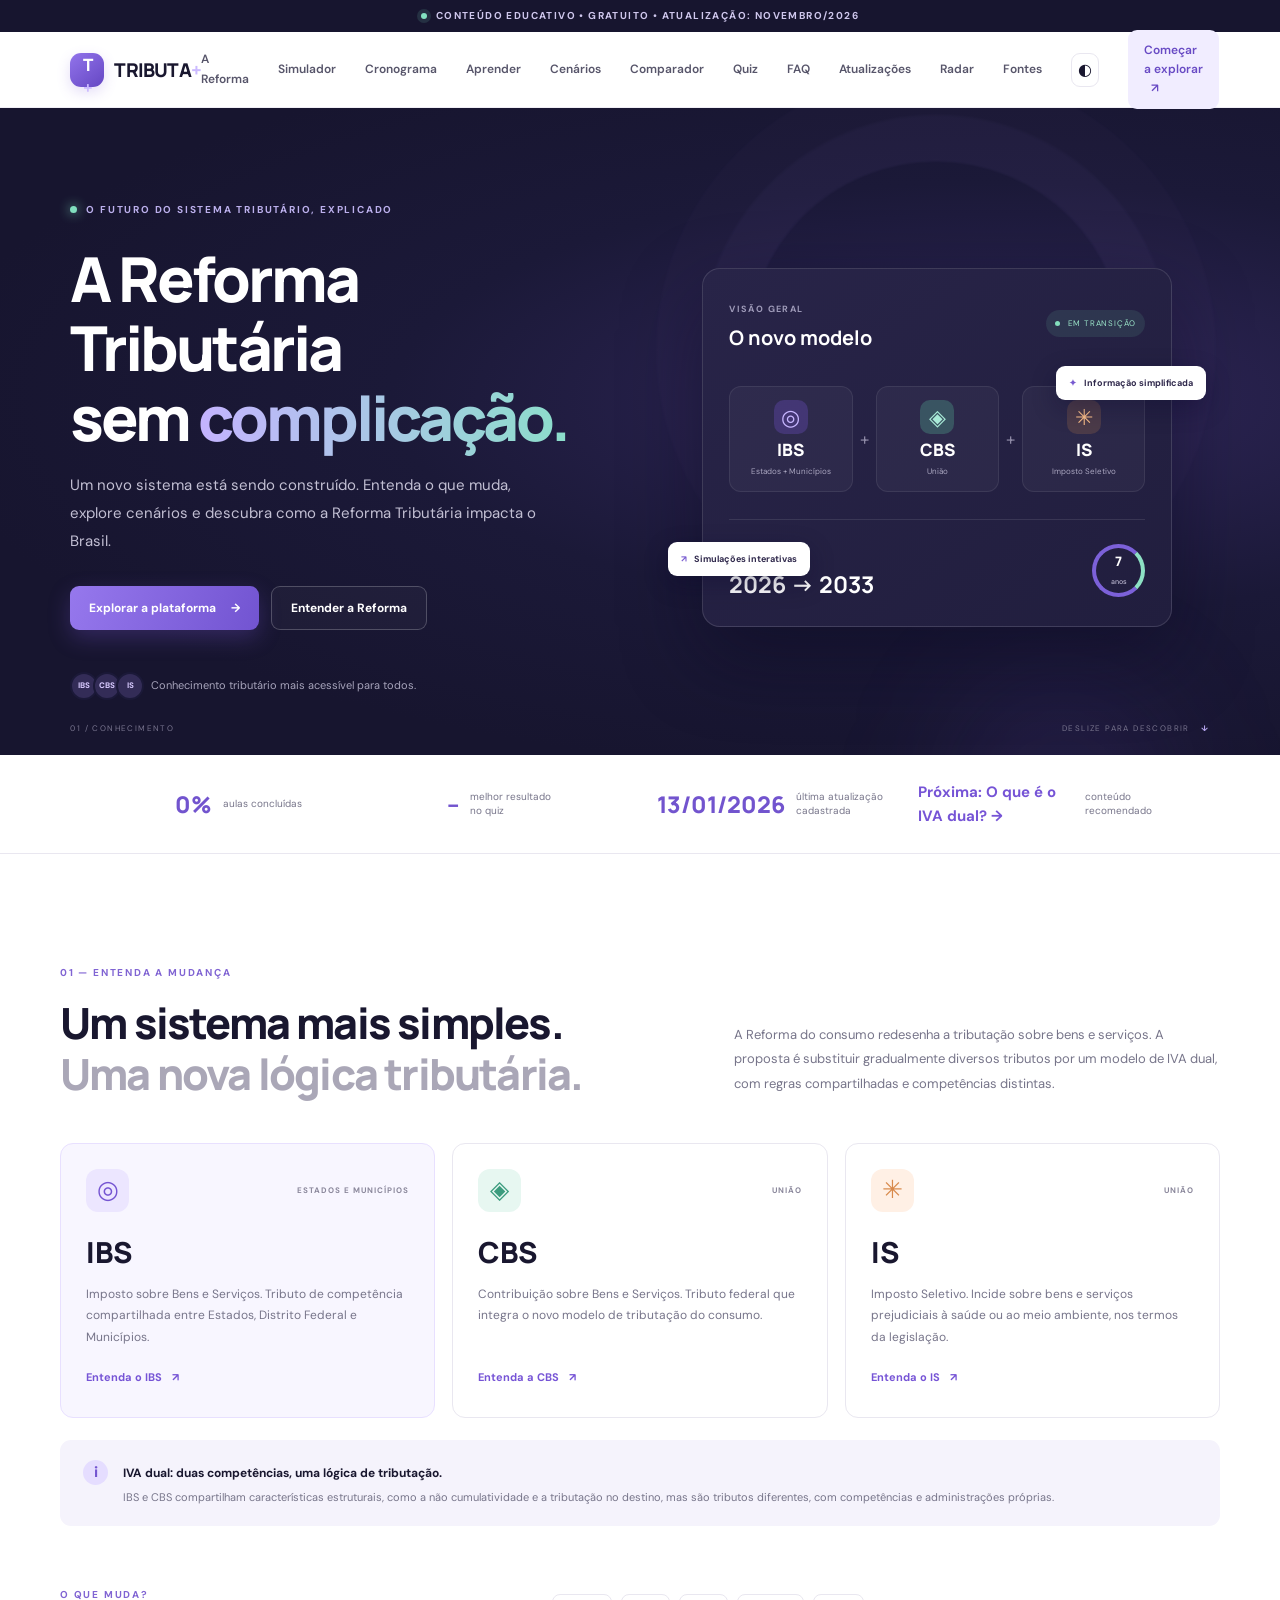
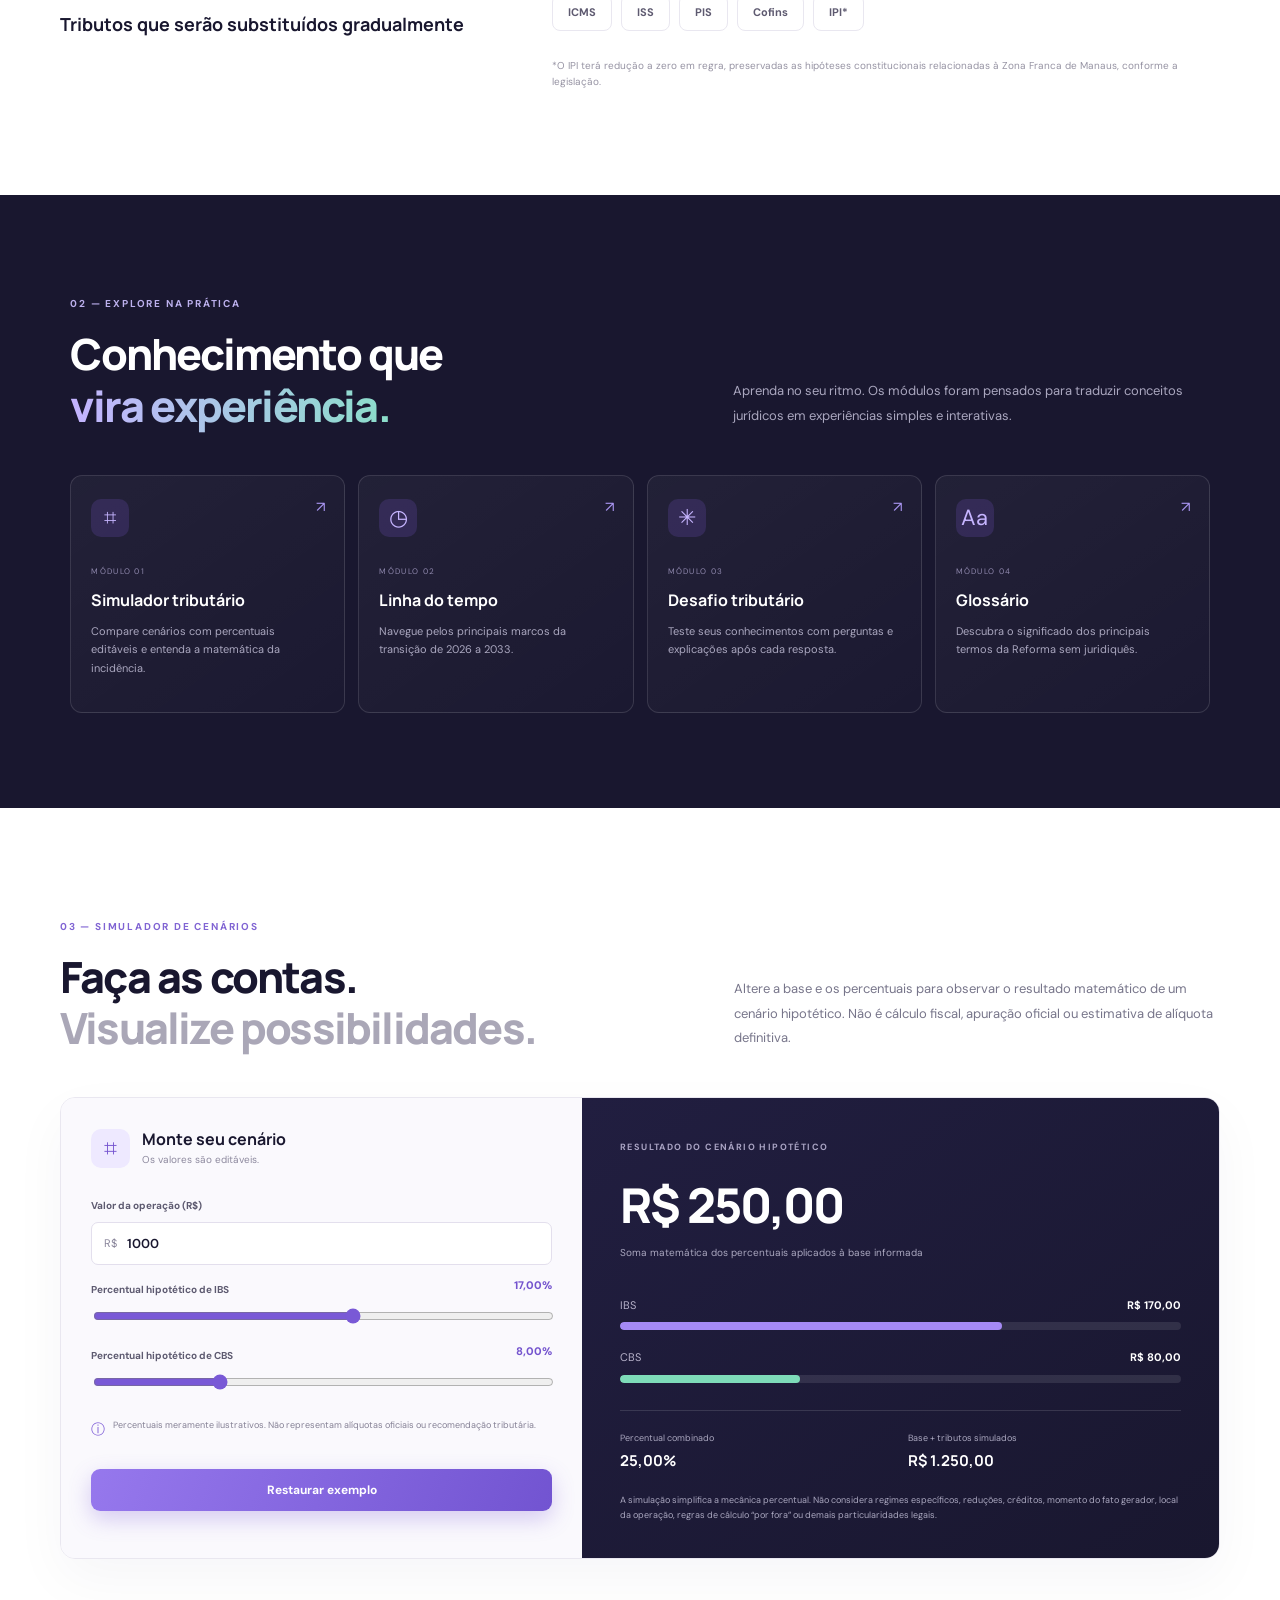
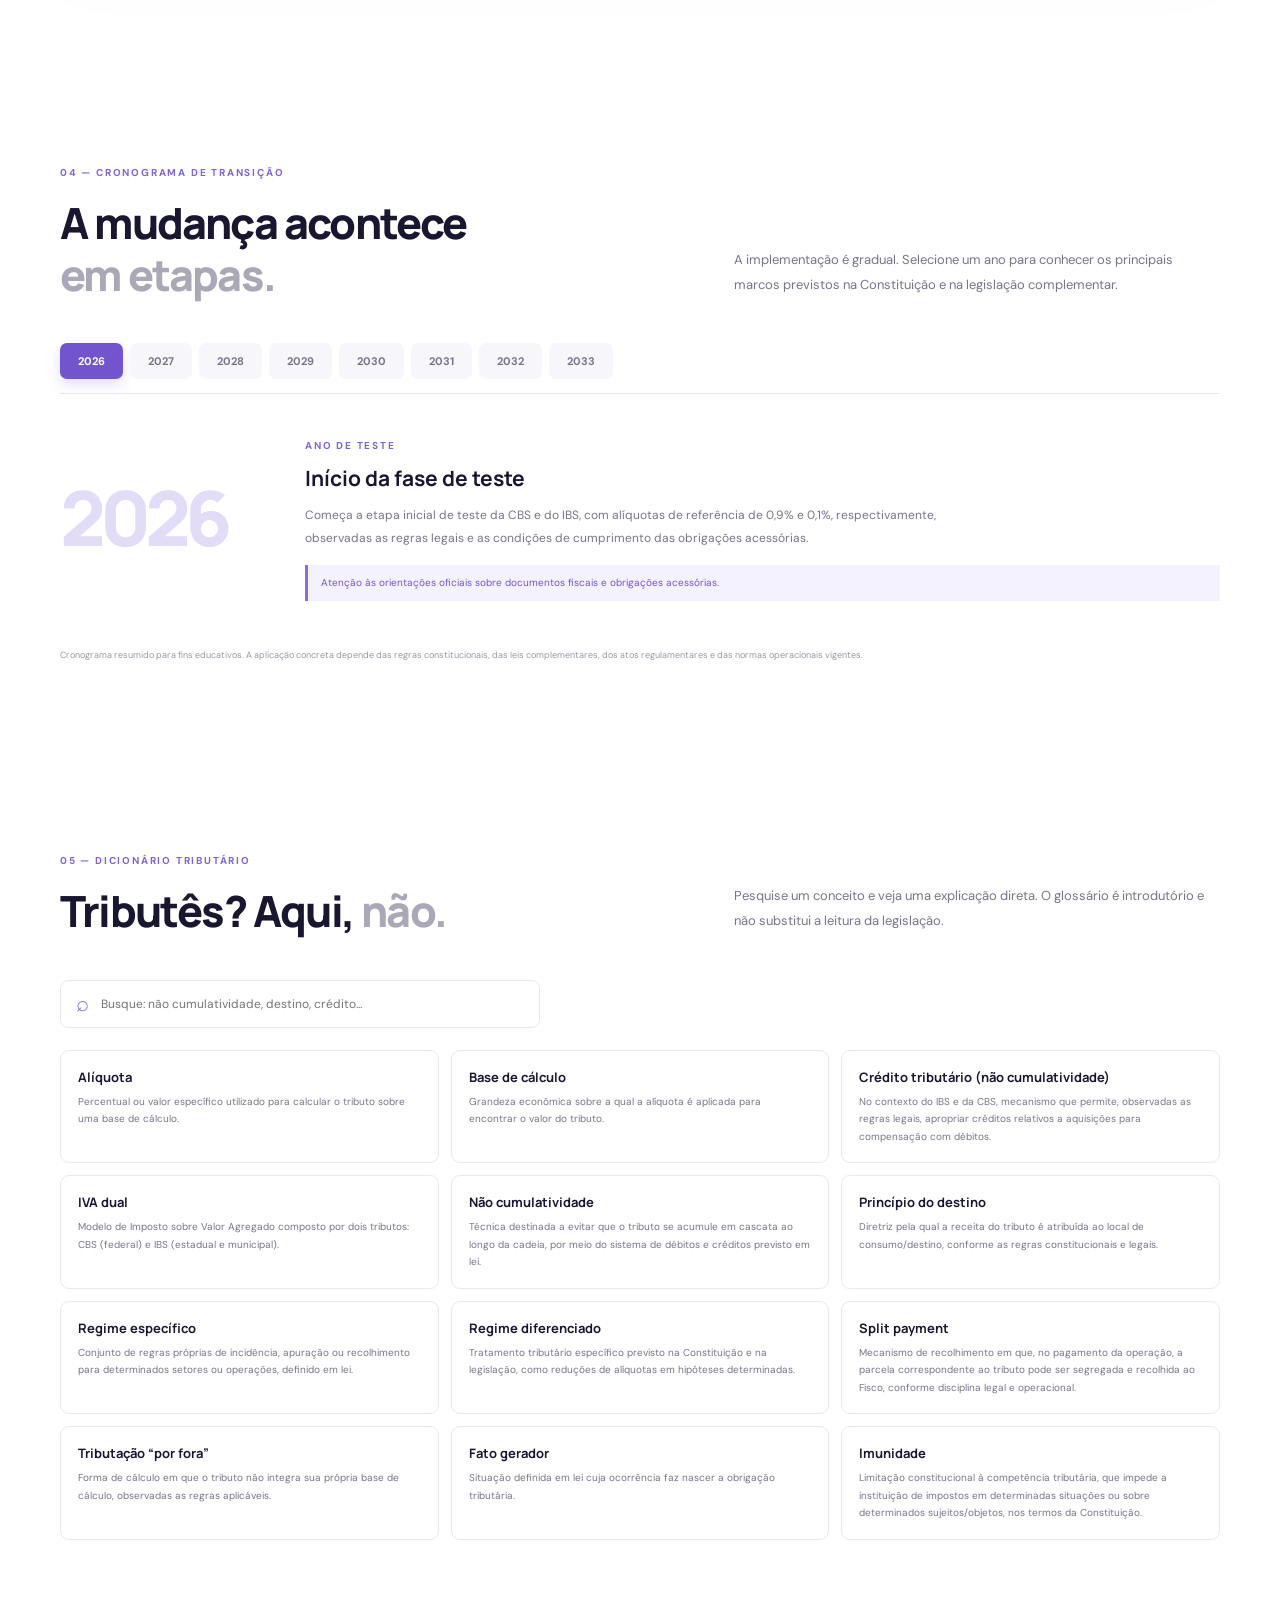
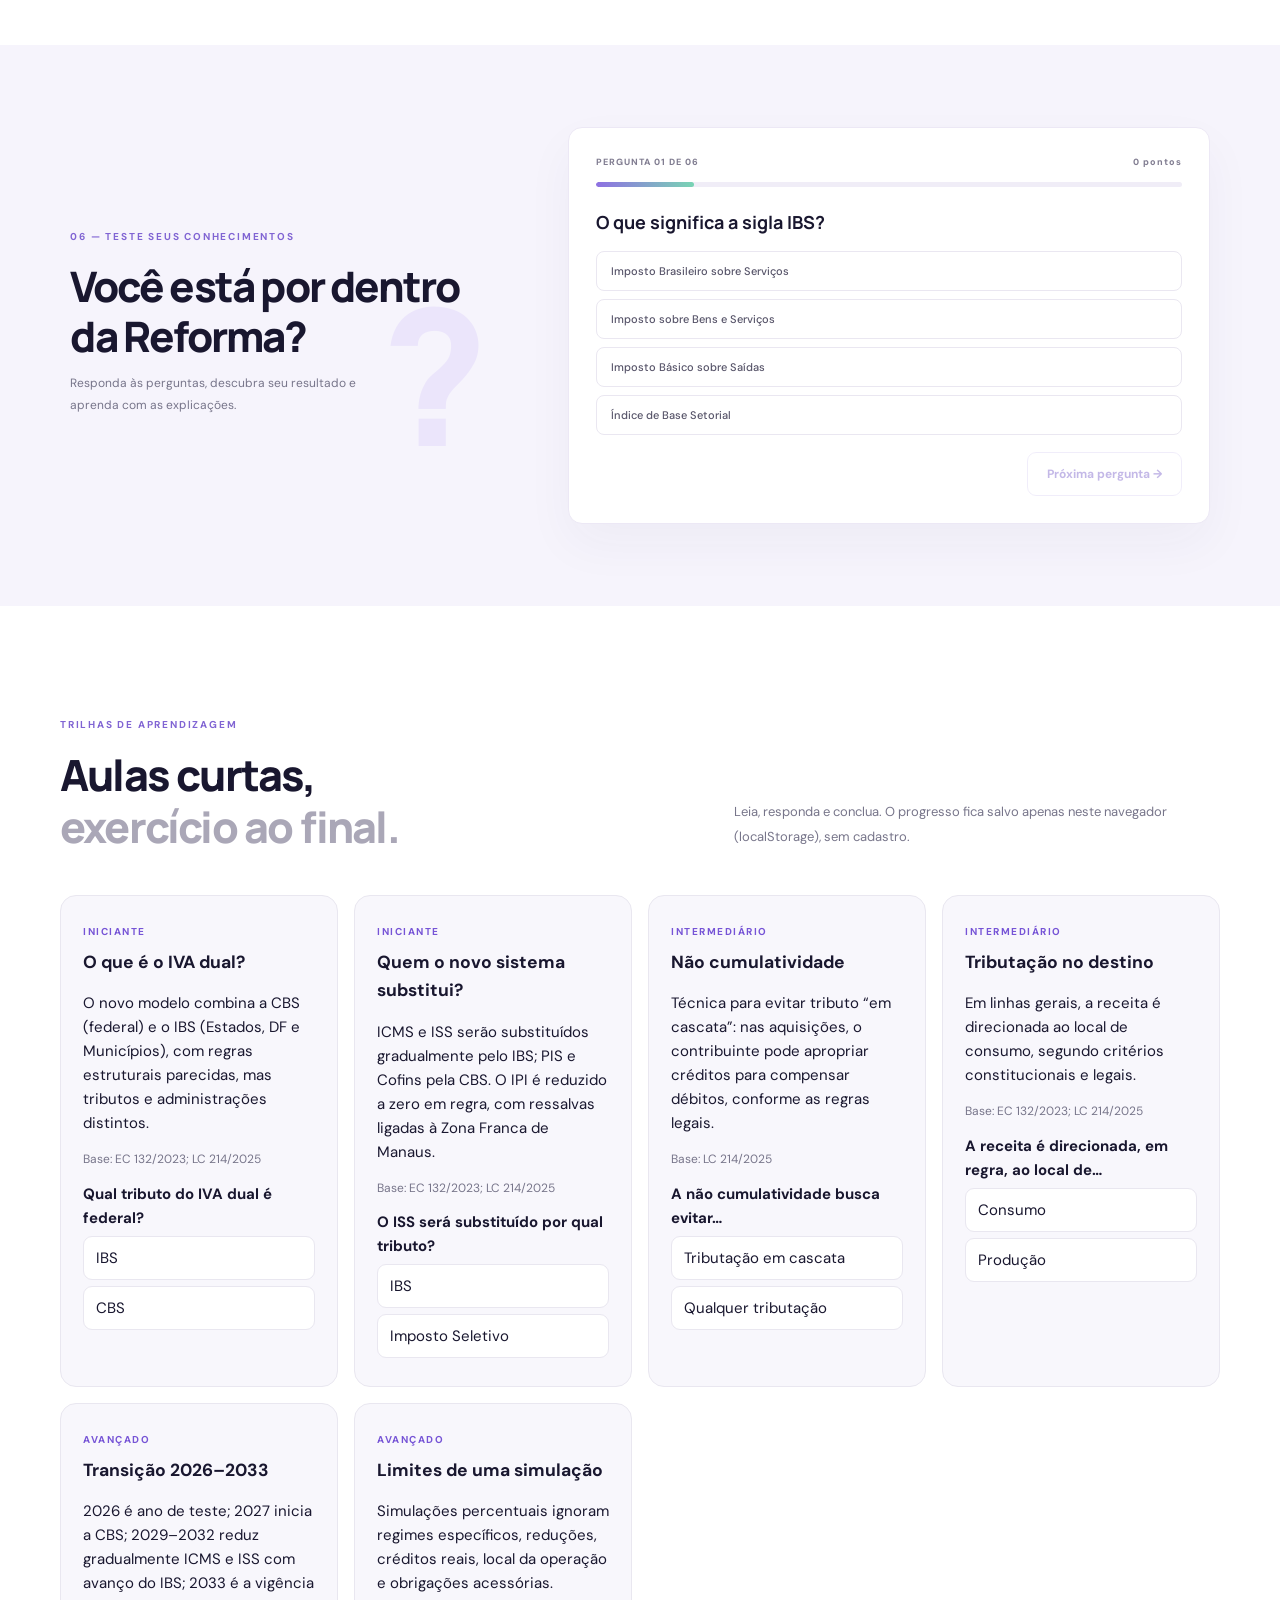
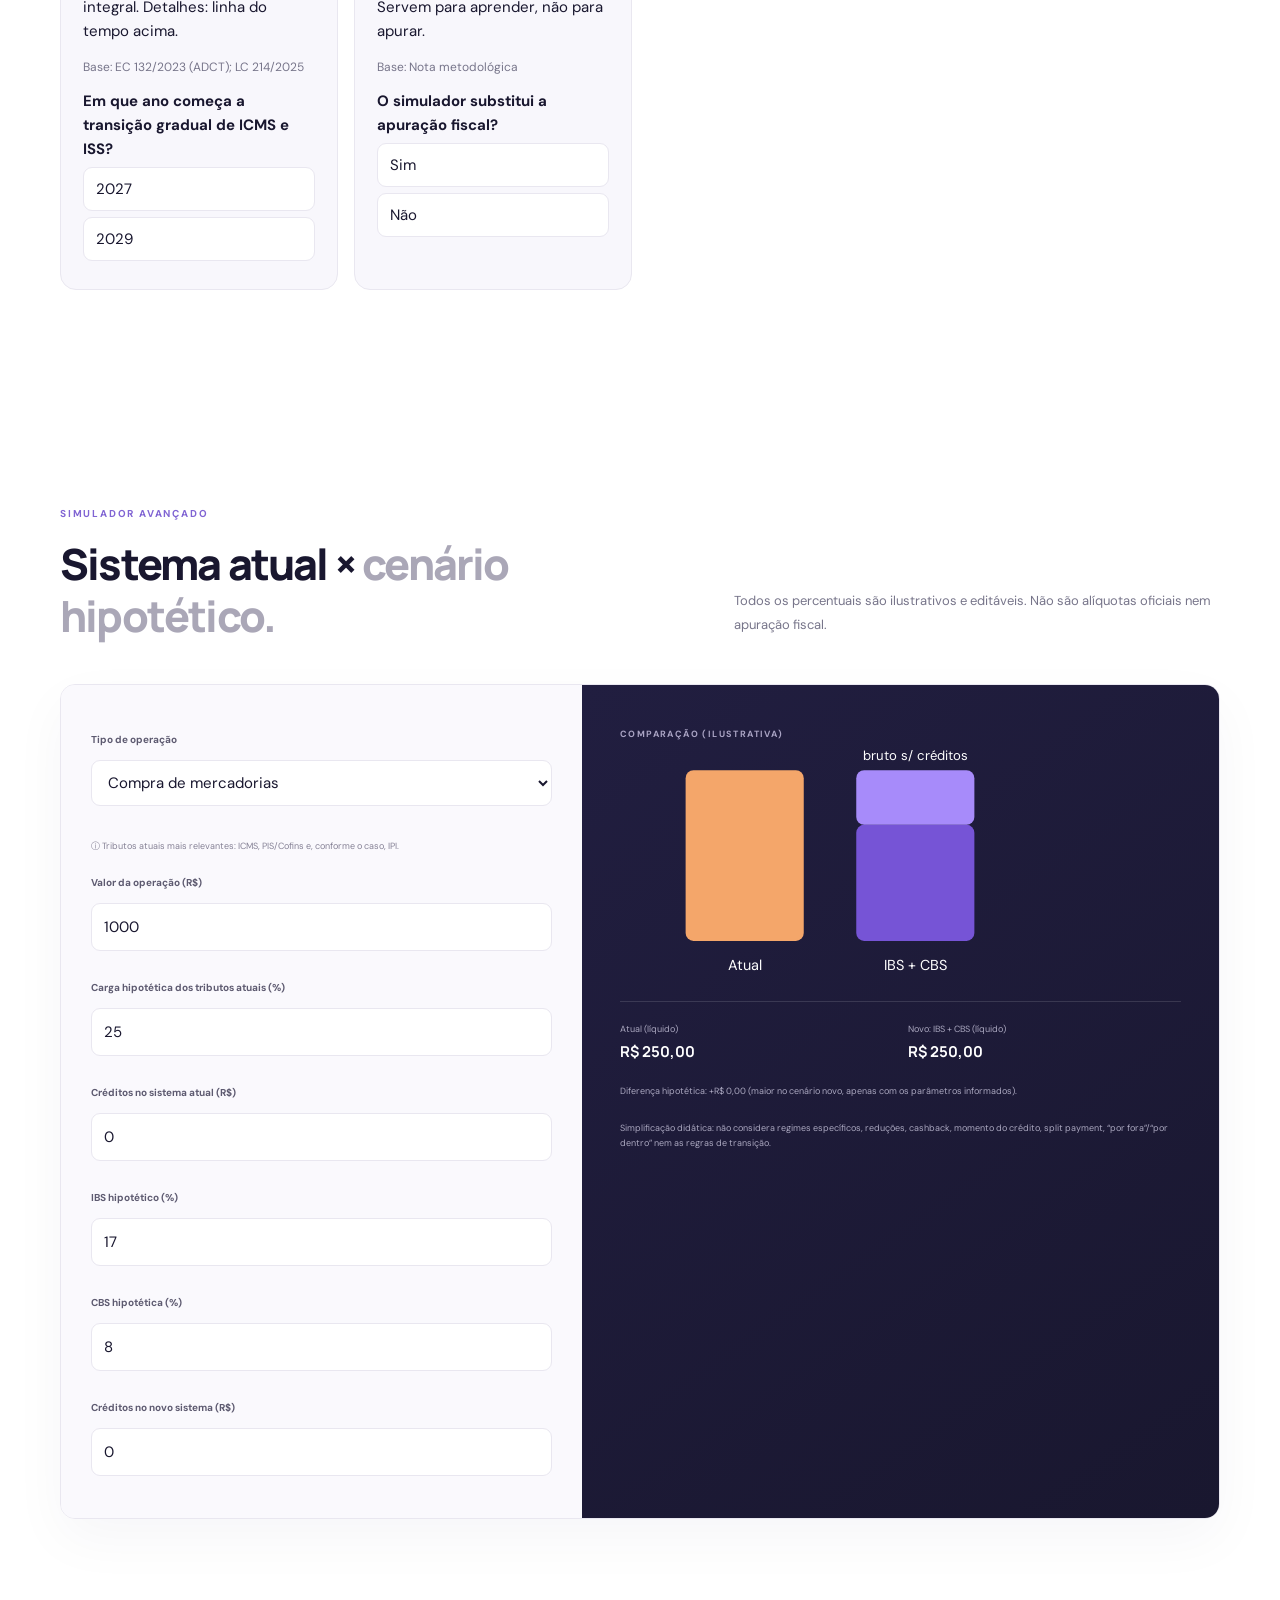
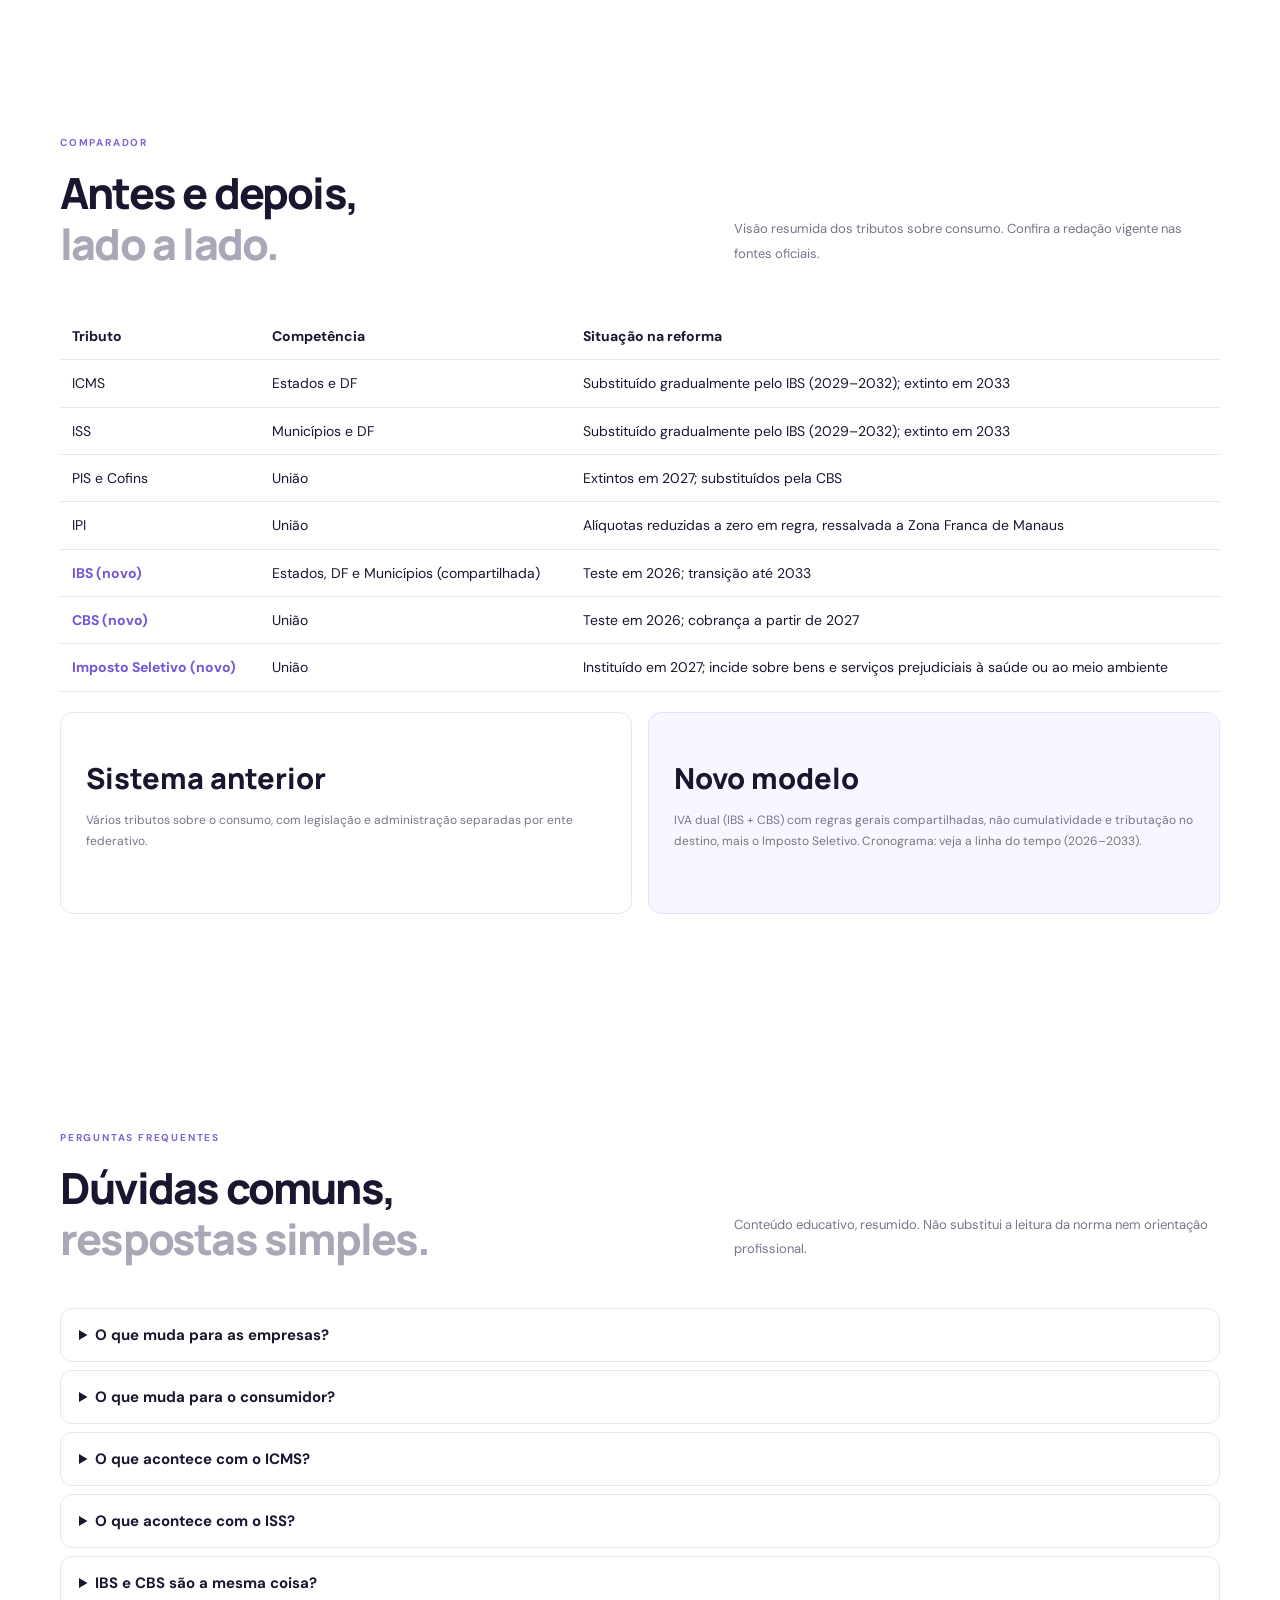
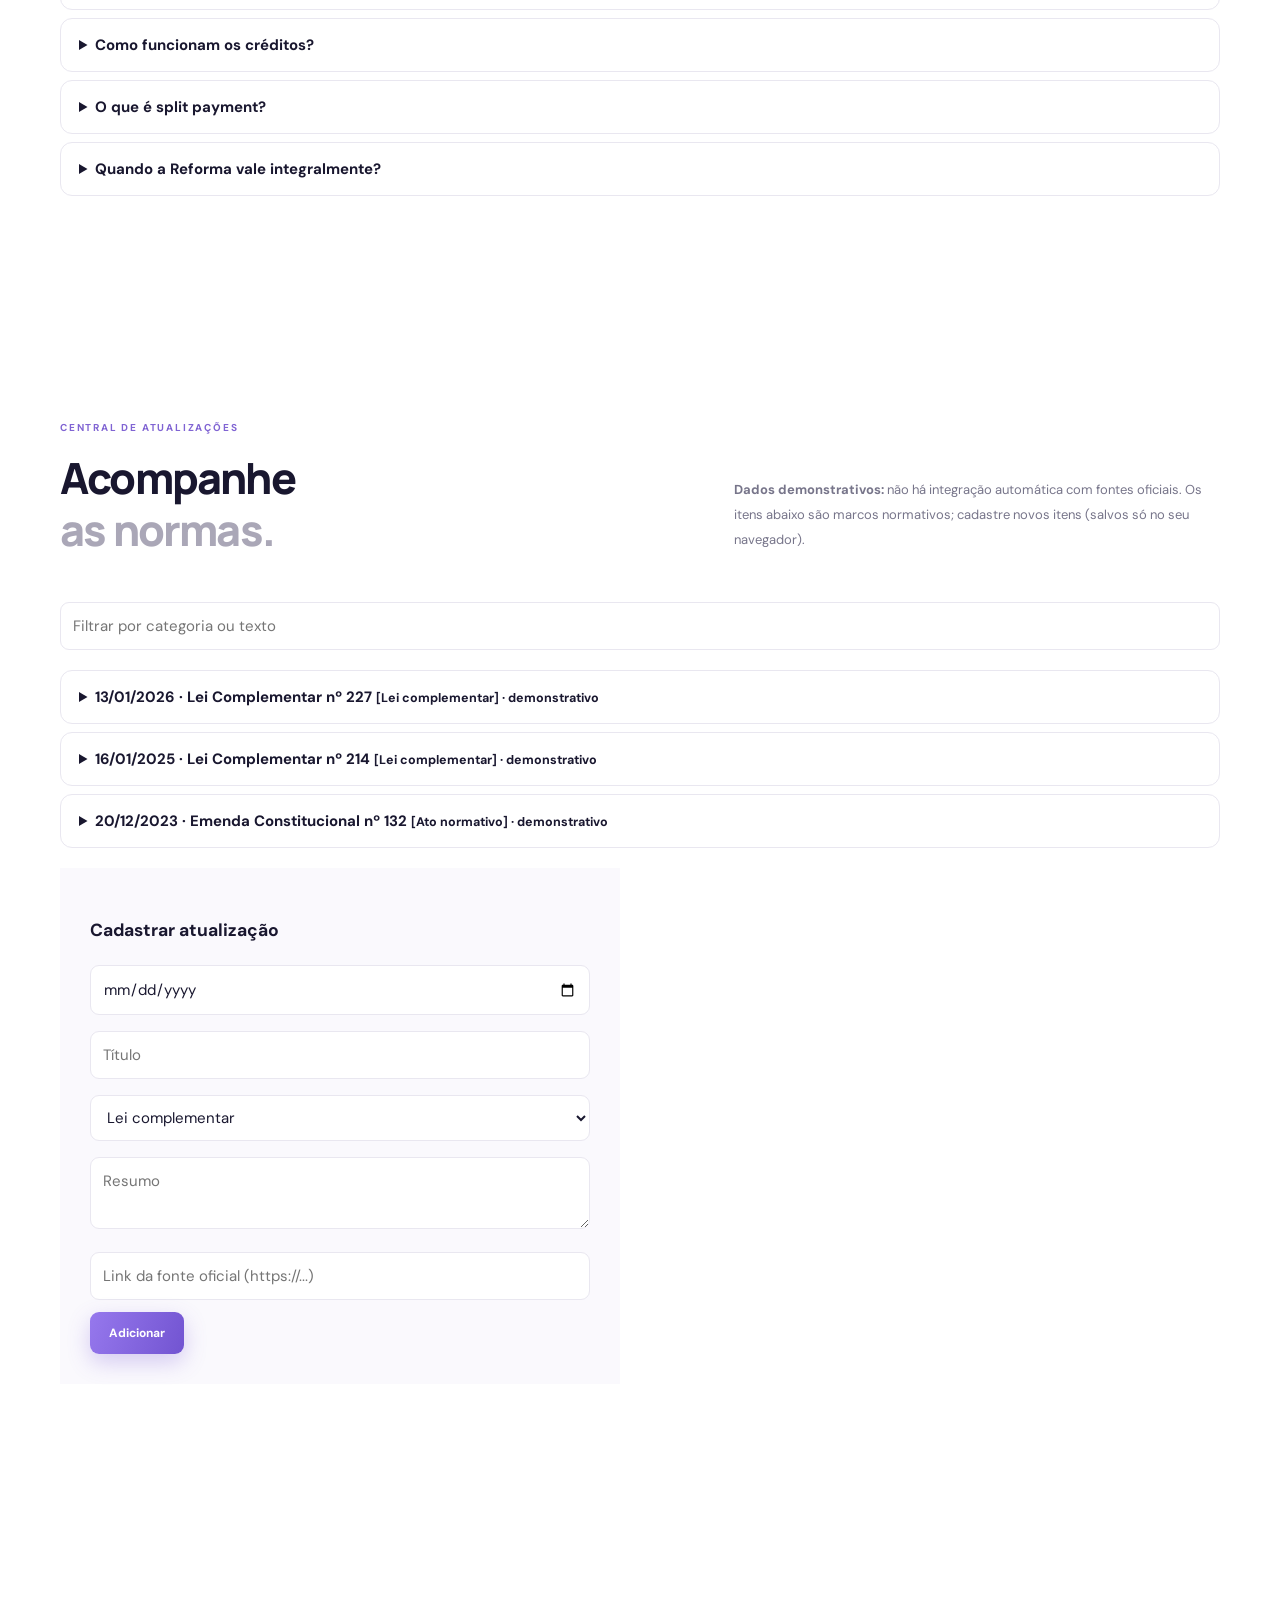
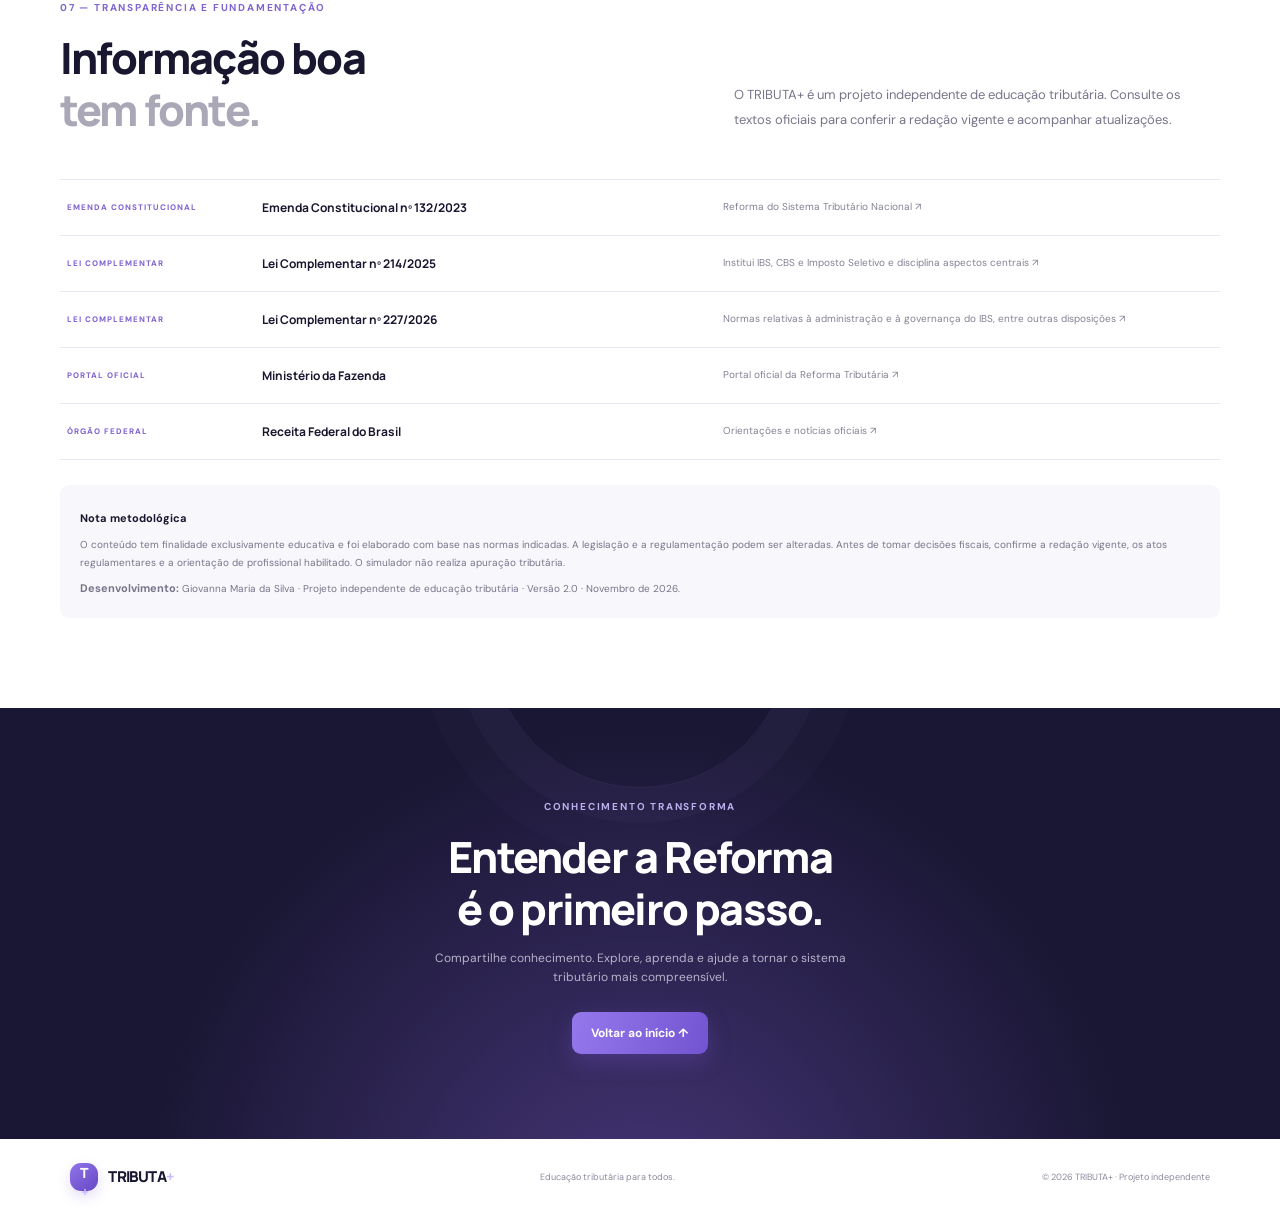
<file: index.html>
<!doctype html>
<html lang="pt-BR">
<head>
  <meta charset="utf-8">
  <meta name="viewport" content="width=device-width, initial-scale=1">
  <meta name="description" content="TRIBUTA+ — entenda a Reforma Tributária brasileira de forma simples, interativa e gratuita.">
  <meta name="theme-color" content="#17152f">
  <title>TRIBUTA+ | Reforma Tributária ao alcance de todos</title>
  <link rel="preconnect" href="https://fonts.googleapis.com">
  <link rel="preconnect" href="https://fonts.gstatic.com" crossorigin>
  <link href="https://fonts.googleapis.com/css2?family=DM+Sans:wght@400;500;600;700&family=Manrope:wght@400;500;600;700;800&display=swap" rel="stylesheet">
  <link rel="stylesheet" href="styles.css">
</head>
<body>
  <div class="announcement"><span class="pulse"></span> CONTEÚDO EDUCATIVO • GRATUITO • ATUALIZAÇÃO: NOVEMBRO/2026</div>
  <header class="topbar">
    <a class="brand" href="#inicio" aria-label="TRIBUTA+ início"><span class="brand-mark">T<span>+</span></span><span>TRIBUTA<span class="brand-plus">+</span></span></a>
    <button class="menu-toggle" id="menuToggle" aria-label="Abrir menu" aria-expanded="false">☰</button>
    <nav id="mainNav">
      <a href="#reforma">A Reforma</a><a href="#simulador">Simulador</a><a href="#linha-do-tempo">Cronograma</a><a href="#aprender">Aprender</a><a href="#cenarios">Cenários</a><a href="#comparador">Comparador</a><a href="#quiz">Quiz</a><a href="#faq">FAQ</a><a href="#atualizacoes">Atualizações</a><a href="radar.html">Radar</a><a href="#fontes">Fontes</a>
      <button id="themeBtn" class="theme-btn" aria-label="Alternar modo claro/escuro">◐</button><a class="nav-cta" href="#explorar">Começar a explorar <span>↗</span></a>
    </nav>
  </header>

  <main>
    <section class="hero" id="inicio">
      <div class="hero-glow glow-one"></div><div class="hero-glow glow-two"></div>
      <div class="hero-content">
        <div class="eyebrow"><span class="eyebrow-dot"></span> O FUTURO DO SISTEMA TRIBUTÁRIO, EXPLICADO</div>
        <h1>A Reforma Tributária<br>sem <span class="gradient-text">complicação.</span></h1>
        <p class="hero-copy">Um novo sistema está sendo construído. Entenda o que muda, explore cenários e descubra como a Reforma Tributária impacta o Brasil.</p>
        <div class="hero-actions"><a class="button button-primary" href="#explorar">Explorar a plataforma <span>→</span></a><a class="button button-ghost" href="#reforma">Entender a Reforma</a></div>
        <div class="hero-proof"><div class="avatars"><span>IBS</span><span>CBS</span><span>IS</span></div><span>Conhecimento tributário mais acessível para todos.</span></div>
      </div>
      <div class="hero-visual">
        <div class="dashboard-card">
          <div class="dash-top"><div><span class="mini-label">VISÃO GERAL</span><h3>O novo modelo</h3></div><span class="live-tag"><i></i> EM TRANSIÇÃO</span></div>
          <div class="tax-flow">
            <div class="tax-node"><span class="node-icon">◎</span><strong>IBS</strong><small>Estados + Municípios</small></div>
            <div class="plus-sign">+</div>
            <div class="tax-node"><span class="node-icon node-cbs">◈</span><strong>CBS</strong><small>União</small></div>
            <div class="plus-sign">+</div>
            <div class="tax-node"><span class="node-icon node-is">✳</span><strong>IS</strong><small>Imposto Seletivo</small></div>
          </div>
          <div class="dash-divider"></div>
          <div class="dash-bottom"><div><span class="mini-label">TRANSIÇÃO</span><strong>2026 → 2033</strong></div><div class="progress-ring"><span>7<br><small>anos</small></span></div></div>
          <div class="floating-chip chip-a"><span>✦</span> Informação simplificada</div><div class="floating-chip chip-b"><span>↗</span> Simulações interativas</div>
        </div>
      </div>
      <div class="hero-bottom"><span>01 / CONHECIMENTO</span><span>DESLIZE PARA DESCOBRIR <b>↓</b></span></div>
    </section>

    <section class="stats-strip dash" aria-label="Seu painel"><div><strong id="dProg">0%</strong><span>aulas concluídas</span></div><div><strong id="dQuiz">–</strong><span>melhor resultado no quiz</span></div><div><strong id="dUpd">–</strong><span>última atualização cadastrada</span></div><div><a href="#aprender" id="dNext">Continuar aprendendo →</a><span>conteúdo recomendado</span></div></section>

    <section class="section intro-section" id="reforma">
      <div class="section-heading"><div><span class="eyebrow purple">01 — ENTENDA A MUDANÇA</span><h2>Um sistema mais simples.<br><span class="muted-heading">Uma nova lógica tributária.</span></h2></div><p>A Reforma do consumo redesenha a tributação sobre bens e serviços. A proposta é substituir gradualmente diversos tributos por um modelo de IVA dual, com regras compartilhadas e competências distintas.</p></div>
      <div class="concept-grid">
        <article class="concept-card featured"><div class="concept-top"><span class="concept-symbol">◎</span><span class="concept-tag">ESTADOS E MUNICÍPIOS</span></div><h3>IBS</h3><p>Imposto sobre Bens e Serviços. Tributo de competência compartilhada entre Estados, Distrito Federal e Municípios.</p><button class="text-link explain-btn" data-topic="ibs">Entenda o IBS <span>↗</span></button></article>
        <article class="concept-card"><div class="concept-top"><span class="concept-symbol lilac">◈</span><span class="concept-tag">UNIÃO</span></div><h3>CBS</h3><p>Contribuição sobre Bens e Serviços. Tributo federal que integra o novo modelo de tributação do consumo.</p><button class="text-link explain-btn" data-topic="cbs">Entenda a CBS <span>↗</span></button></article>
        <article class="concept-card"><div class="concept-top"><span class="concept-symbol orange">✳</span><span class="concept-tag">UNIÃO</span></div><h3>IS</h3><p>Imposto Seletivo. Incide sobre bens e serviços prejudiciais à saúde ou ao meio ambiente, nos termos da legislação.</p><button class="text-link explain-btn" data-topic="is">Entenda o IS <span>↗</span></button></article>
      </div>
      <div class="info-banner"><div class="info-icon">i</div><div><strong>IVA dual: duas competências, uma lógica de tributação.</strong><p>IBS e CBS compartilham características estruturais, como a não cumulatividade e a tributação no destino, mas são tributos diferentes, com competências e administrações próprias.</p></div></div>
      <div class="replaced-block"><div><span class="eyebrow purple">O QUE MUDA?</span><h3>Tributos que serão substituídos gradualmente</h3></div><div class="old-tax-list"><span>ICMS</span><span>ISS</span><span>PIS</span><span>Cofins</span><span>IPI*</span></div><small>*O IPI terá redução a zero em regra, preservadas as hipóteses constitucionais relacionadas à Zona Franca de Manaus, conforme a legislação.</small></div>
    </section>

    <section class="section dark-section" id="explorar">
      <div class="section-heading light-heading"><div><span class="eyebrow">02 — EXPLORE NA PRÁTICA</span><h2>Conhecimento que<br><span class="gradient-text">vira experiência.</span></h2></div><p>Aprenda no seu ritmo. Os módulos foram pensados para traduzir conceitos jurídicos em experiências simples e interativas.</p></div>
      <div class="feature-grid">
        <a href="#simulador" class="feature-card"><span class="feature-icon">⌗</span><span class="feature-number">MÓDULO 01</span><h3>Simulador tributário</h3><p>Compare cenários com percentuais editáveis e entenda a matemática da incidência.</p><span class="feature-arrow">↗</span></a>
        <a href="#linha-do-tempo" class="feature-card"><span class="feature-icon">◷</span><span class="feature-number">MÓDULO 02</span><h3>Linha do tempo</h3><p>Navegue pelos principais marcos da transição de 2026 a 2033.</p><span class="feature-arrow">↗</span></a>
        <a href="#quiz" class="feature-card"><span class="feature-icon">✳</span><span class="feature-number">MÓDULO 03</span><h3>Desafio tributário</h3><p>Teste seus conhecimentos com perguntas e explicações após cada resposta.</p><span class="feature-arrow">↗</span></a>
        <a href="#glossario" class="feature-card"><span class="feature-icon">Aa</span><span class="feature-number">MÓDULO 04</span><h3>Glossário</h3><p>Descubra o significado dos principais termos da Reforma sem juridiquês.</p><span class="feature-arrow">↗</span></a>
      </div>
    </section>

    <section class="section simulator-section" id="simulador">
      <div class="section-heading"><div><span class="eyebrow purple">03 — SIMULADOR DE CENÁRIOS</span><h2>Faça as contas.<br><span class="muted-heading">Visualize possibilidades.</span></h2></div><p>Altere a base e os percentuais para observar o resultado matemático de um cenário hipotético. Não é cálculo fiscal, apuração oficial ou estimativa de alíquota definitiva.</p></div>
      <div class="simulator">
        <div class="sim-controls">
          <div class="sim-title"><span class="sim-icon">⌗</span><div><h3>Monte seu cenário</h3><p>Os valores são editáveis.</p></div></div>
          <label for="baseValue">Valor da operação (R$)</label><div class="money-input"><span>R$</span><input id="baseValue" type="number" min="0" step="0.01" value="1000"></div>
          <div class="range-label"><label for="ibsRate">Percentual hipotético de IBS</label><output id="ibsOutput">17,00%</output></div><input class="range" id="ibsRate" type="range" min="0" max="30" step=".01" value="17">
          <div class="range-label"><label for="cbsRate">Percentual hipotético de CBS</label><output id="cbsOutput">8,00%</output></div><input class="range" id="cbsRate" type="range" min="0" max="30" step=".01" value="8">
          <div class="sim-note"><span>ⓘ</span> Percentuais meramente ilustrativos. Não representam alíquotas oficiais ou recomendação tributária.</div>
          <button class="button button-primary full-button" id="resetSim">Restaurar exemplo</button>
        </div>
        <div class="sim-results">
          <span class="mini-label">RESULTADO DO CENÁRIO HIPOTÉTICO</span><div class="result-total" id="totalTax">R$ 250,00</div><span class="result-caption">Soma matemática dos percentuais aplicados à base informada</span>
          <div class="result-bars"><div><div class="bar-meta"><span>IBS</span><strong id="ibsAmount">R$ 170,00</strong></div><div class="bar-track"><span id="ibsBar" class="bar-fill ibs-fill" style="width:68%"></span></div></div><div><div class="bar-meta"><span>CBS</span><strong id="cbsAmount">R$ 80,00</strong></div><div class="bar-track"><span id="cbsBar" class="bar-fill cbs-fill" style="width:32%"></span></div></div></div>
          <div class="result-footer"><div><span>Percentual combinado</span><strong id="combinedRate">25,00%</strong></div><div><span>Base + tributos simulados</span><strong id="grossValue">R$ 1.250,00</strong></div></div>
          <p class="legal-disclaimer">A simulação simplifica a mecânica percentual. Não considera regimes específicos, reduções, créditos, momento do fato gerador, local da operação, regras de cálculo “por fora” ou demais particularidades legais.</p>
        </div>
      </div>
    </section>

    <section class="section timeline-section" id="linha-do-tempo">
      <div class="section-heading"><div><span class="eyebrow purple">04 — CRONOGRAMA DE TRANSIÇÃO</span><h2>A mudança acontece<br><span class="muted-heading">em etapas.</span></h2></div><p>A implementação é gradual. Selecione um ano para conhecer os principais marcos previstos na Constituição e na legislação complementar.</p></div>
      <div class="timeline-tabs" role="tablist" aria-label="Anos da transição">
        <button class="year-tab active" data-year="2026" role="tab" aria-selected="true">2026</button><button class="year-tab" data-year="2027" role="tab" aria-selected="false">2027</button><button class="year-tab" data-year="2028" role="tab" aria-selected="false">2028</button><button class="year-tab" data-year="2029" role="tab" aria-selected="false">2029</button><button class="year-tab" data-year="2030" role="tab" aria-selected="false">2030</button><button class="year-tab" data-year="2031" role="tab" aria-selected="false">2031</button><button class="year-tab" data-year="2032" role="tab" aria-selected="false">2032</button><button class="year-tab" data-year="2033" role="tab" aria-selected="false">2033</button>
      </div>
      <article class="timeline-detail" aria-live="polite"><div class="timeline-year" id="timelineYear">2026</div><div class="timeline-copy"><span class="eyebrow purple" id="timelineTag">ANO DE TESTE</span><h3 id="timelineTitle">Início da fase de teste</h3><p id="timelineText">Começa a etapa inicial de teste da CBS e do IBS, com alíquotas de referência de 0,9% e 0,1%, respectivamente, observadas as regras legais e as condições de cumprimento das obrigações acessórias.</p><div class="timeline-foot" id="timelineFoot">Atenção às orientações oficiais sobre documentos fiscais e obrigações acessórias.</div></div></article>
      <p class="small-note">Cronograma resumido para fins educativos. A aplicação concreta depende das regras constitucionais, das leis complementares, dos atos regulamentares e das normas operacionais vigentes.</p>
    </section>

    <section class="section glossary-section" id="glossario">
      <div class="section-heading"><div><span class="eyebrow purple">05 — DICIONÁRIO TRIBUTÁRIO</span><h2>Tributês? Aqui, <span class="muted-heading">não.</span></h2></div><p>Pesquise um conceito e veja uma explicação direta. O glossário é introdutório e não substitui a leitura da legislação.</p></div>
      <div class="glossary-search"><span>⌕</span><input id="glossarySearch" type="search" placeholder="Busque: não cumulatividade, destino, crédito..." aria-label="Buscar termo no glossário"></div>
      <div class="glossary-grid" id="glossaryGrid"></div>
      <p class="empty-state" id="glossaryEmpty" hidden>Nenhum termo encontrado. Tente outra palavra.</p>
    </section>

    <section class="section quiz-section" id="quiz">
      <div class="quiz-intro"><span class="eyebrow">06 — TESTE SEUS CONHECIMENTOS</span><h2>Você está por dentro<br>da Reforma?</h2><p>Responda às perguntas, descubra seu resultado e aprenda com as explicações.</p><div class="quiz-decoration">?</div></div>
      <div class="quiz-box" id="quizBox">
        <div class="quiz-top"><span id="questionCounter">PERGUNTA 01 DE 06</span><span id="scoreLabel">0 pontos</span></div><div class="quiz-progress"><span id="quizProgress" style="width:16.66%"></span></div>
        <h3 id="questionText">O que significa a sigla IBS?</h3><div class="answers" id="answers"></div><div class="feedback" id="feedback" hidden aria-live="polite"></div><div class="quiz-controls"><button class="button button-ghost dark-ghost" id="nextQuestion" disabled>Próxima pergunta →</button></div>
      </div>
    </section>


    <section class="section" id="aprender"><div class="section-heading"><div><span class="eyebrow purple">TRILHAS DE APRENDIZAGEM</span><h2>Aulas curtas,<br><span class="muted-heading">exercício ao final.</span></h2></div><p>Leia, responda e conclua. O progresso fica salvo apenas neste navegador (localStorage), sem cadastro.</p></div><div class="lesson-grid" id="lessons"></div></section>

    <section class="section simulator-section" id="cenarios"><div class="section-heading"><div><span class="eyebrow purple">SIMULADOR AVANÇADO</span><h2>Sistema atual × <span class="muted-heading">cenário hipotético.</span></h2></div><p>Todos os percentuais são ilustrativos e editáveis. Não são alíquotas oficiais nem apuração fiscal.</p></div>
      <div class="simulator"><div class="sim-controls"><label for="opType">Tipo de operação</label><select id="opType" class="field"></select><p class="sim-note" id="opNote"></p>
        <label for="opValue">Valor da operação (R$)</label><input class="field" id="opValue" type="number" min="0" step="0.01" value="1000">
        <label for="oldRate">Carga hipotética dos tributos atuais (%)</label><input class="field" id="oldRate" type="number" min="0" max="100" step="0.01" value="25">
        <label for="oldCred">Créditos no sistema atual (R$)</label><input class="field" id="oldCred" type="number" min="0" step="0.01" value="0">
        <label for="nIbs">IBS hipotético (%)</label><input class="field" id="nIbs" type="number" min="0" max="100" step="0.01" value="17">
        <label for="nCbs">CBS hipotética (%)</label><input class="field" id="nCbs" type="number" min="0" max="100" step="0.01" value="8">
        <label for="nCred">Créditos no novo sistema (R$)</label><input class="field" id="nCred" type="number" min="0" step="0.01" value="0"></div>
        <div class="sim-results"><span class="mini-label">COMPARAÇÃO (ILUSTRATIVA)</span><svg id="cmpChart" viewBox="0 0 320 190" role="img" aria-label="Gráfico comparando carga atual e novo sistema"></svg><div class="result-footer"><div><span>Atual (líquido)</span><strong id="rOld">–</strong></div><div><span>Novo: IBS + CBS (líquido)</span><strong id="rNew">–</strong></div></div><p class="legal-disclaimer" id="rDiff"></p><p class="legal-disclaimer">Simplificação didática: não considera regimes específicos, reduções, cashback, momento do crédito, split payment, “por fora”/“por dentro” nem as regras de transição.</p></div></div></section>

    <section class="section" id="comparador"><div class="section-heading"><div><span class="eyebrow purple">COMPARADOR</span><h2>Antes e depois,<br><span class="muted-heading">lado a lado.</span></h2></div><p>Visão resumida dos tributos sobre consumo. Confira a redação vigente nas fontes oficiais.</p></div><div class="table-wrap"><table class="cmp"><thead><tr><th>Tributo</th><th>Competência</th><th>Situação na reforma</th></tr></thead><tbody id="cmpBody"></tbody></table></div>
      <div class="cmp-cards"><article class="concept-card"><h3>Sistema anterior</h3><p>Vários tributos sobre o consumo, com legislação e administração separadas por ente federativo.</p></article><article class="concept-card featured"><h3>Novo modelo</h3><p>IVA dual (IBS + CBS) com regras gerais compartilhadas, não cumulatividade e tributação no destino, mais o Imposto Seletivo. Cronograma: veja a linha do tempo (2026–2033).</p></article></div></section>

    <section class="section" id="faq"><div class="section-heading"><div><span class="eyebrow purple">PERGUNTAS FREQUENTES</span><h2>Dúvidas comuns,<br><span class="muted-heading">respostas simples.</span></h2></div><p>Conteúdo educativo, resumido. Não substitui a leitura da norma nem orientação profissional.</p></div><div id="faqList" class="faq"></div></section>

    <section class="section" id="atualizacoes"><div class="section-heading"><div><span class="eyebrow purple">CENTRAL DE ATUALIZAÇÕES</span><h2>Acompanhe<br><span class="muted-heading">as normas.</span></h2></div><p><b>Dados demonstrativos:</b> não há integração automática com fontes oficiais. Os itens abaixo são marcos normativos; cadastre novos itens (salvos só no seu navegador).</p></div>
      <div class="upd-tools"><input id="updFilter" class="field" type="search" placeholder="Filtrar por categoria ou texto" aria-label="Filtrar atualizações"></div><div id="updList" class="faq"></div>
      <div class="sim-controls upd-form"><h3>Cadastrar atualização</h3><input class="field" id="uDate" type="date" aria-label="Data"><input class="field" id="uTitle" placeholder="Título" aria-label="Título"><select class="field" id="uCat" aria-label="Categoria"><option>Lei complementar</option><option>Regulamentação</option><option>Nota técnica</option><option>Ato normativo</option><option>Comunicado oficial</option><option>Cronograma</option><option>Alíquotas</option></select><textarea class="field" id="uSum" placeholder="Resumo" aria-label="Resumo"></textarea><input class="field" id="uLink" type="url" placeholder="Link da fonte oficial (https://...)" aria-label="Link"><button class="button button-primary" id="uAdd">Adicionar</button><small id="uMsg"></small></div></section>

    <section class="section sources-section" id="fontes">
      <div class="section-heading"><div><span class="eyebrow purple">07 — TRANSPARÊNCIA E FUNDAMENTAÇÃO</span><h2>Informação boa<br><span class="muted-heading">tem fonte.</span></h2></div><p>O TRIBUTA+ é um projeto independente de educação tributária. Consulte os textos oficiais para conferir a redação vigente e acompanhar atualizações.</p></div>
      <div class="source-list">
        <a href="https://www.planalto.gov.br/ccivil_03/constituicao/emendas/emc/emc132.htm" target="_blank" rel="noopener"><span class="source-type">EMENDA CONSTITUCIONAL</span><strong>Emenda Constitucional nº 132/2023</strong><span>Reforma do Sistema Tributário Nacional ↗</span></a>
        <a href="https://www.planalto.gov.br/ccivil_03/leis/lcp/lcp214.htm" target="_blank" rel="noopener"><span class="source-type">LEI COMPLEMENTAR</span><strong>Lei Complementar nº 214/2025</strong><span>Institui IBS, CBS e Imposto Seletivo e disciplina aspectos centrais ↗</span></a>
        <a href="https://www.planalto.gov.br/ccivil_03/leis/lcp/lcp227.htm" target="_blank" rel="noopener"><span class="source-type">LEI COMPLEMENTAR</span><strong>Lei Complementar nº 227/2026</strong><span>Normas relativas à administração e à governança do IBS, entre outras disposições ↗</span></a>
        <a href="https://www.gov.br/fazenda/pt-br/assuntos/reforma-tributaria" target="_blank" rel="noopener"><span class="source-type">PORTAL OFICIAL</span><strong>Ministério da Fazenda</strong><span>Portal oficial da Reforma Tributária ↗</span></a>
        <a href="https://www.gov.br/receitafederal/pt-br" target="_blank" rel="noopener"><span class="source-type">ÓRGÃO FEDERAL</span><strong>Receita Federal do Brasil</strong><span>Orientações e notícias oficiais ↗</span></a>
      </div>
      <div class="methodology"><strong>Nota metodológica</strong><p>O conteúdo tem finalidade exclusivamente educativa e foi elaborado com base nas normas indicadas. A legislação e a regulamentação podem ser alteradas. Antes de tomar decisões fiscais, confirme a redação vigente, os atos regulamentares e a orientação de profissional habilitado. O simulador não realiza apuração tributária.</p><p><strong>Desenvolvimento:</strong> Giovanna Maria da Silva · Projeto independente de educação tributária · Versão 2.0 · Novembro de 2026.</p></div>
    </section>

    <section class="closing-cta"><div class="closing-orb"></div><span class="eyebrow">CONHECIMENTO TRANSFORMA</span><h2>Entender a Reforma<br>é o primeiro passo.</h2><p>Compartilhe conhecimento. Explore, aprenda e ajude a tornar o sistema tributário mais compreensível.</p><a class="button button-primary" href="#inicio">Voltar ao início ↑</a></section>
  </main>
  <footer><a class="brand footer-brand" href="#inicio"><span class="brand-mark">T<span>+</span></span><span>TRIBUTA<span class="brand-plus">+</span></span></a><span>Educação tributária para todos.</span><span>© 2026 TRIBUTA+ · Projeto independente</span></footer>

  <dialog id="topicDialog" class="topic-dialog"><button class="dialog-close" id="closeDialog" aria-label="Fechar">×</button><span class="eyebrow purple">ENTENDA O CONCEITO</span><h2 id="dialogTitle"></h2><p id="dialogText"></p><div class="dialog-reference" id="dialogRef"></div></dialog>
  <script src="script.js"></script>
</body>
</html>
</file>
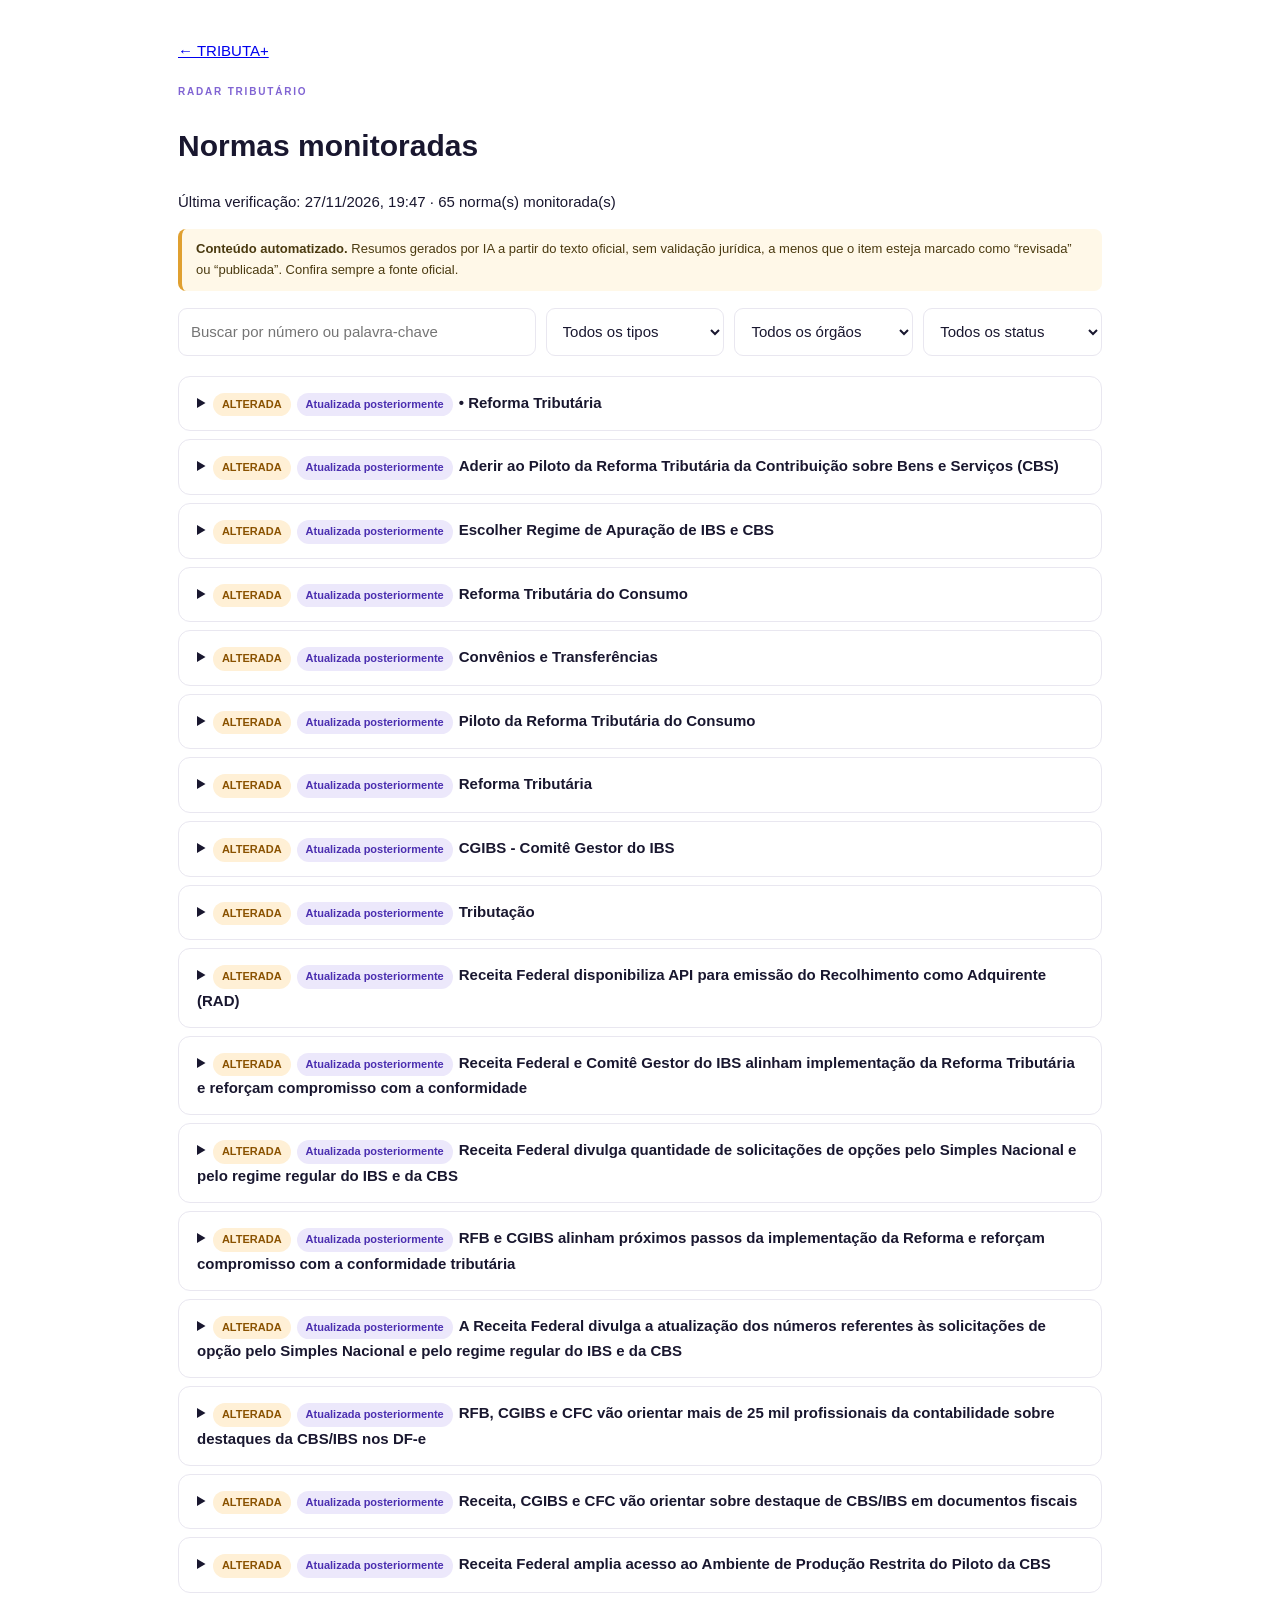
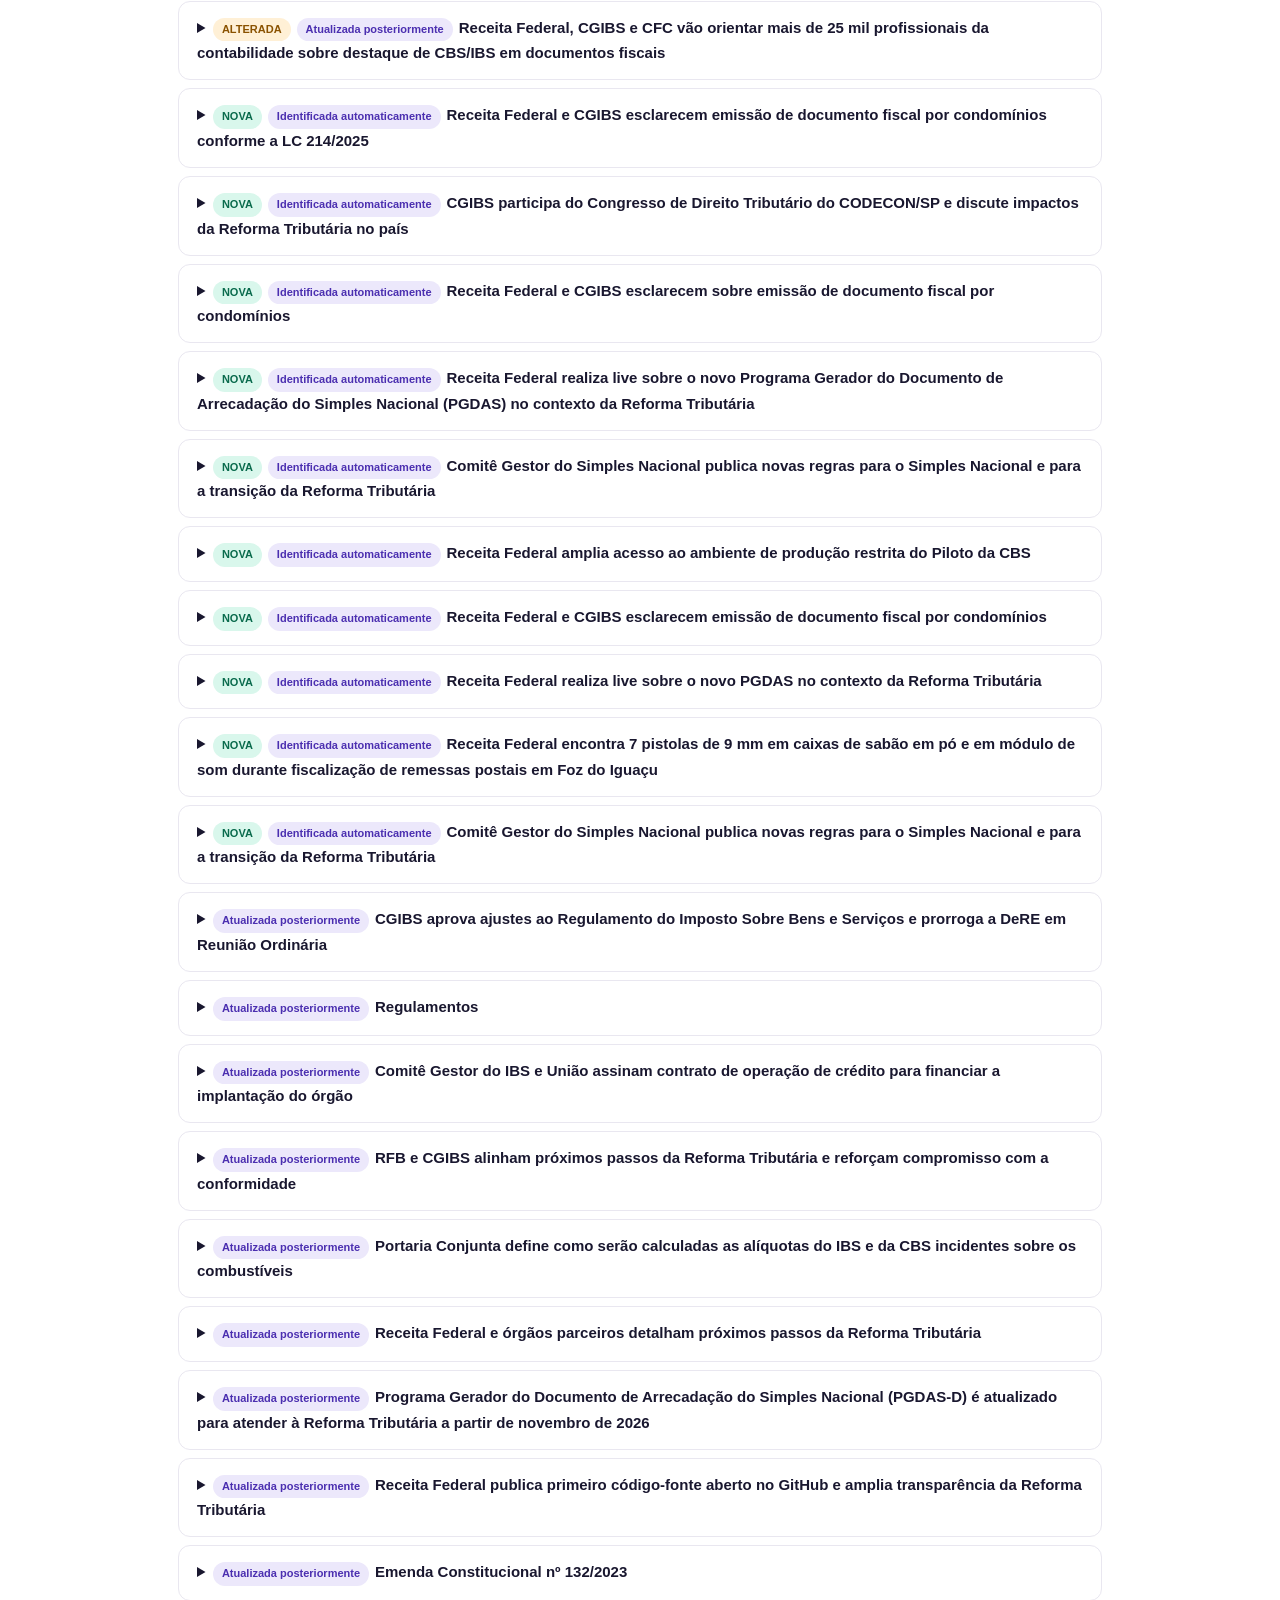
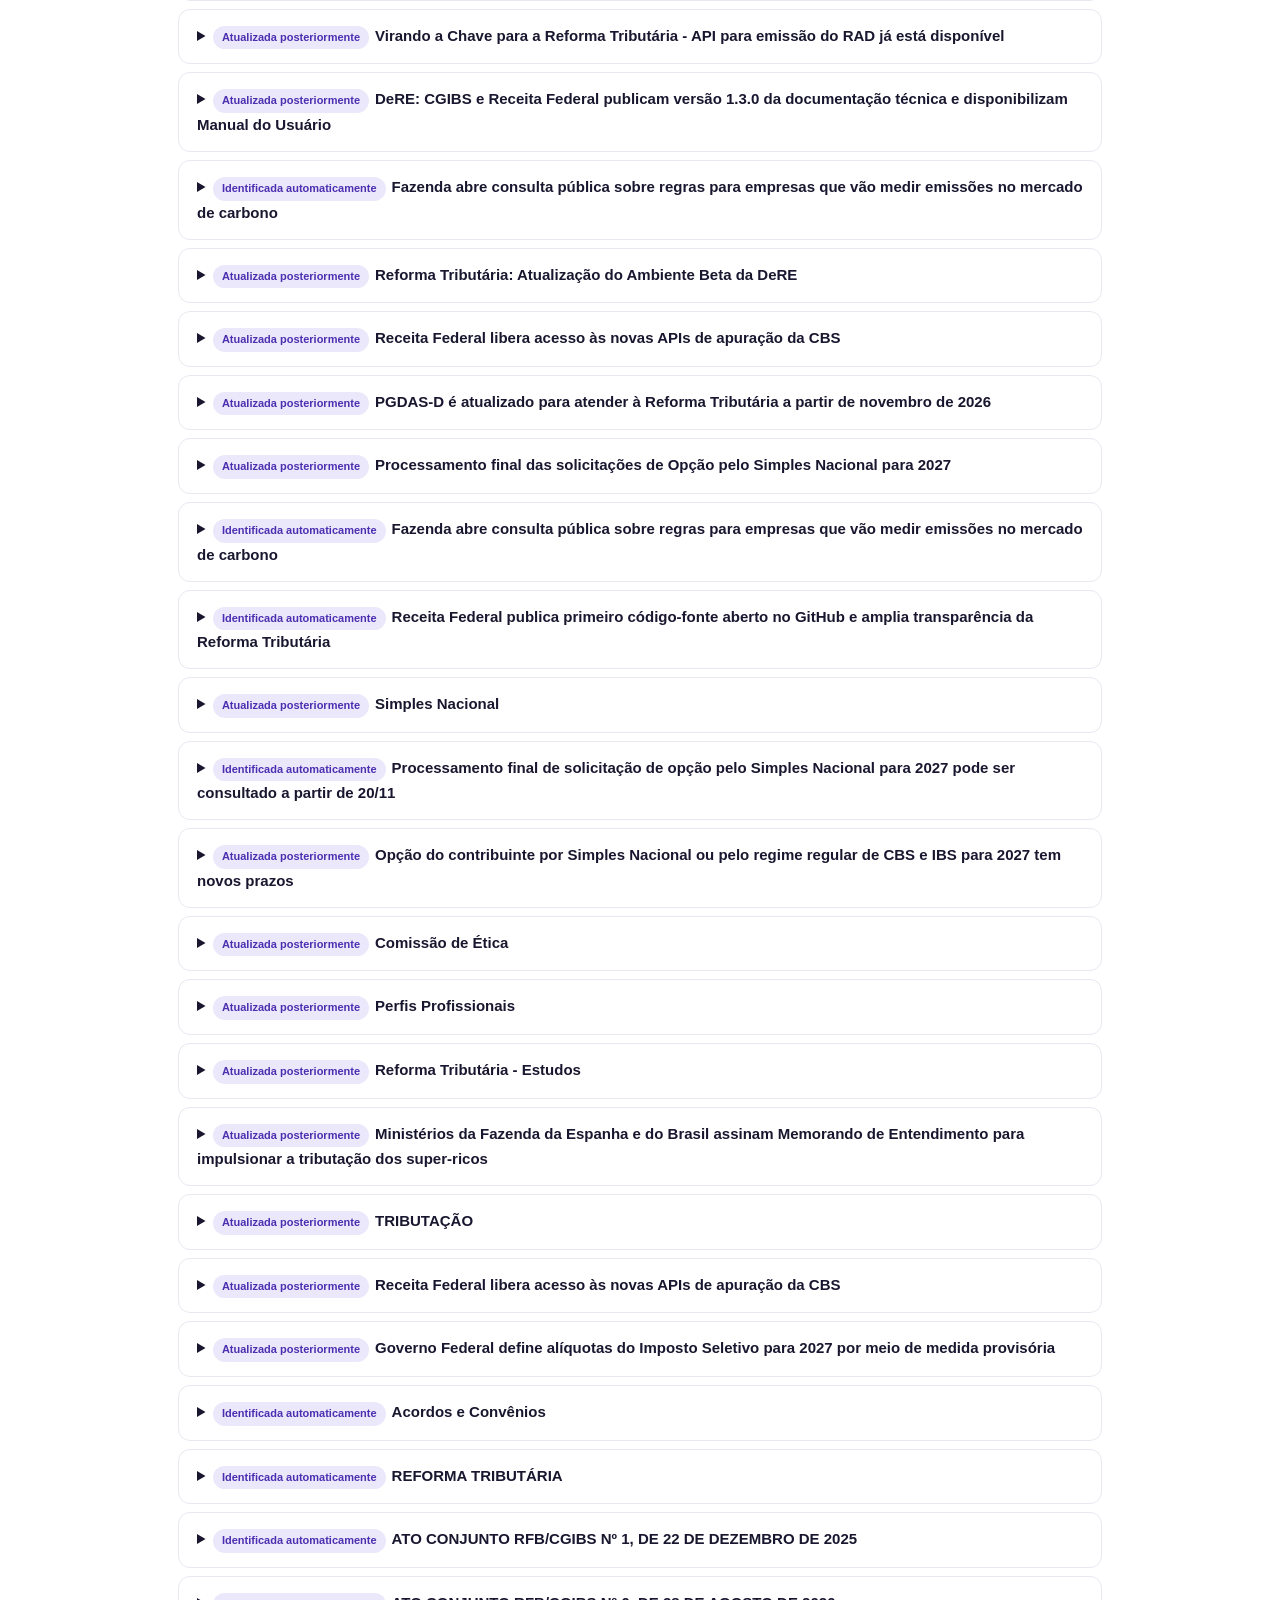
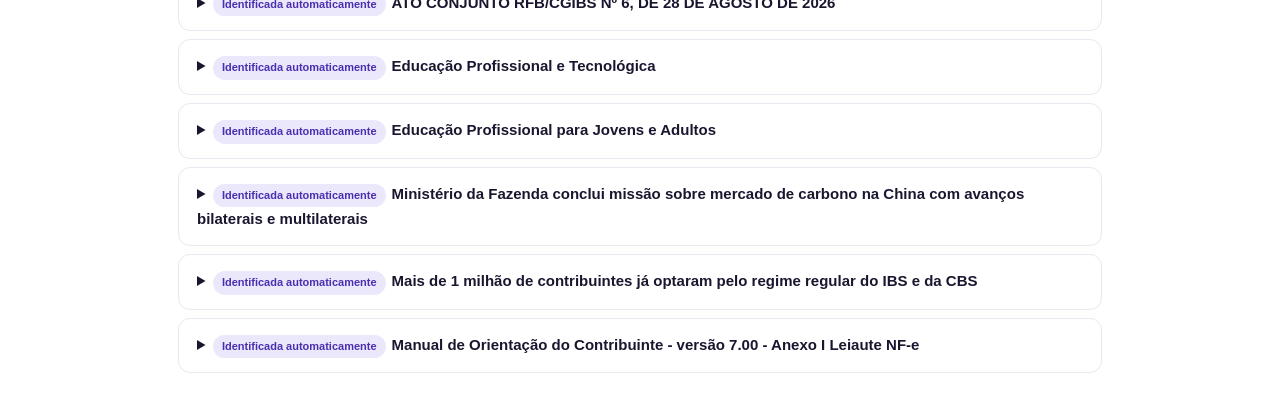
<file: radar.html>
<!DOCTYPE html>
<html lang="pt-BR"><head><meta charset="utf-8"><meta name="viewport" content="width=device-width, initial-scale=1">
<title>Radar Tributário · TRIBUTA+</title><link rel="stylesheet" href="styles.css">
<style>.wrap{max-width:960px;margin:0 auto;padding:24px 18px}.filters{display:grid;grid-template-columns:2fr 1fr 1fr 1fr;gap:10px}@media(max-width:700px){.filters{grid-template-columns:1fr}}.badge{display:inline-block;font-size:11px;font-weight:700;padding:3px 9px;border-radius:99px;background:#ece8fb;color:#4b2fb0;margin-right:6px}.badge.new{background:#d9f7ec;color:#0a6b4d}.badge.chg{background:#fff0d6;color:#8a5200}.warn{border-left:4px solid #e0a030;background:#fff8e8;padding:10px 14px;border-radius:8px;font-size:13px;color:#4a3a10}.hist li{font-size:13px}</style></head>
<body><div class="wrap"><p><a href="index.html">← TRIBUTA+</a></p>
<span class="eyebrow purple">RADAR TRIBUTÁRIO</span><h1>Normas monitoradas</h1>
<p id="last" aria-live="polite">Carregando…</p>
<p class="warn"><b>Conteúdo automatizado.</b> Resumos gerados por IA a partir do texto oficial, sem validação jurídica, a menos que o item esteja marcado como “revisada” ou “publicada”. Confira sempre a fonte oficial.</p>
<div class="filters"><input class="field" id="q" type="search" placeholder="Buscar por número ou palavra-chave" aria-label="Buscar"><select class="field" id="fTipo" aria-label="Tipo de ato"><option value="">Todos os tipos</option></select><select class="field" id="fOrgao" aria-label="Órgão"><option value="">Todos os órgãos</option></select><select class="field" id="fStatus" aria-label="Status"><option value="">Todos os status</option></select></div>
<div id="list" class="faq"></div></div><script src="radar.js"></script></body></html>
</file>
<file: styles.css>
:root{--ink:#19172f;--navy:#17152f;--purple:#7654d6;--violet:#a78bfa;--lav:#eee9ff;--muted:#77758a;--line:#e9e7f0;--paper:#fff;--soft:#f8f7fc;--mint:#80e2c1;--orange:#f4a66a;--font:'DM Sans',sans-serif;--display:'Manrope',sans-serif}
*{box-sizing:border-box}html{scroll-behavior:smooth;scroll-padding-top:88px}body{margin:0;background:#fff;color:var(--ink);font-family:var(--font);font-size:15px;line-height:1.6}.announcement{height:32px;background:#17152f;color:#cfc7ed;text-align:center;font-size:10px;letter-spacing:1.4px;font-weight:700;display:flex;align-items:center;justify-content:center;gap:9px}.pulse{width:6px;height:6px;border-radius:50%;background:#83e2c1;box-shadow:0 0 0 4px #83e2c122}.topbar{height:76px;padding:0 max(calc((100% - 1160px)/2),5.5%);display:flex;align-items:center;justify-content:space-between;background:#fff;position:sticky;top:0;z-index:10;border-bottom:1px solid #f0eef5}.brand{display:flex;align-items:center;gap:10px;text-decoration:none;color:var(--ink);font:800 19px var(--display);letter-spacing:-.8px}.brand-mark{width:34px;height:34px;border-radius:11px;background:linear-gradient(140deg,#9274eb,#6547c3);color:#fff;display:grid;place-items:center;font:800 17px var(--display);box-shadow:0 5px 14px #7654d633}.brand-mark span,.brand-plus{color:#cbbaff}.topbar nav{display:flex;align-items:center;gap:29px}.topbar nav>a{font-size:12px;text-decoration:none;color:#57556a;font-weight:600;transition:.2s}.topbar nav>a:hover{color:var(--purple)}.topbar nav .nav-cta{background:#f1edff;color:#684ac4;padding:11px 16px;border-radius:9px}.nav-cta span{margin-left:7px}.menu-toggle{display:none;border:0;background:none;font-size:24px;color:var(--ink)}
.hero{min-height:590px;background:radial-gradient(ellipse at 78% 45%,#30275a 0%,#1b1938 43%,#17152f 76%);color:white;padding:88px max(calc((100% - 1160px)/2),5.5%) 55px;position:relative;overflow:hidden;display:grid;grid-template-columns:1fr 1fr;align-items:center;gap:50px}.hero-glow{position:absolute;border-radius:50%;filter:blur(1px);pointer-events:none}.glow-one{width:380px;height:380px;border:1px solid #b29aff19;right:12%;top:8%;box-shadow:0 0 0 45px #b29aff08,0 0 0 90px #b29aff05}.glow-two{width:230px;height:230px;background:#7654d61c;right:8%;bottom:-150px;filter:blur(60px)}.hero-content,.hero-visual{position:relative;z-index:1}.eyebrow{font-size:10px;font-weight:700;letter-spacing:1.8px;color:#bcb0ed;display:inline-flex;align-items:center;gap:9px}.eyebrow-dot{height:7px;width:7px;border-radius:50%;background:#81dfbf;box-shadow:0 0 12px #81dfbf}.hero h1{font:800 clamp(42px,5vw,62px)/1.12 var(--display);letter-spacing:-3px;margin:24px 0 20px}.gradient-text{background:linear-gradient(90deg,#c4b3ff,#8bdeca);-webkit-background-clip:text;background-clip:text;color:transparent}.hero-copy{max-width:490px;color:#c2bfd3;font-size:15px;line-height:1.85}.hero-actions{display:flex;gap:12px;margin-top:30px;flex-wrap:wrap}.button{border:0;border-radius:9px;padding:13px 19px;display:inline-flex;align-items:center;justify-content:center;gap:15px;text-decoration:none;font:700 12px var(--font);cursor:pointer;transition:.2s}.button:hover{transform:translateY(-2px)}.button-primary{background:linear-gradient(110deg,#9678ed,#7254d1);color:#fff;box-shadow:0 8px 22px #7757d54a}.button-ghost{border:1px solid #ffffff38;color:#fff;background:#ffffff08}.hero-proof{display:flex;align-items:center;gap:12px;margin-top:42px;color:#a7a4bb;font-size:11px}.avatars{display:flex}.avatars span{height:28px;width:28px;border-radius:50%;display:grid;place-items:center;background:#332c57;border:2px solid #1b1938;color:#d8caff;font-size:8px;font-weight:800;margin-right:-5px}.dashboard-card{max-width:470px;margin:auto;background:linear-gradient(145deg,#282448,#211e3e);border:1px solid #ffffff20;border-radius:18px;padding:26px;box-shadow:0 30px 80px #08071e70;position:relative}.dash-top,.dash-bottom{display:flex;justify-content:space-between;align-items:center}.mini-label{font-size:9px;color:#9f9bb9;letter-spacing:1.4px;font-weight:700}.dash-top h3{margin:5px 0 0;font:700 20px var(--display)}.live-tag{font-size:8px;letter-spacing:.8px;color:#9be5c9;background:#78dcb21b;padding:7px 9px;border-radius:20px}.live-tag i{display:inline-block;width:5px;height:5px;background:#83dfbd;border-radius:50%;margin-right:5px}.tax-flow{display:flex;align-items:center;justify-content:space-between;gap:7px;margin:35px 0 27px}.tax-node{flex:1;min-width:0;background:#ffffff0a;border:1px solid #ffffff14;border-radius:12px;padding:13px 8px;text-align:center;display:flex;flex-direction:column;align-items:center;gap:4px}.node-icon{width:34px;height:34px;display:grid;place-items:center;border-radius:10px;background:#7654d64a;color:#c7b6ff;font-size:22px}.node-cbs{background:#4d9b8960;color:#a8ead7}.node-is{background:#d18a4b30;color:#ffc28b}.tax-node strong{font:800 17px var(--display)}.tax-node small{font-size:8px;color:#aaa6c0;white-space:nowrap}.plus-sign{color:#8f8ba7;font-size:17px}.dash-divider{height:1px;background:#ffffff19}.dash-bottom{padding-top:20px}.dash-bottom strong{display:block;font:700 23px var(--display);margin-top:4px}.progress-ring{width:53px;height:53px;border-radius:50%;border:4px solid #7c61d9;border-right-color:#8de1c4;display:grid;place-items:center;text-align:center;font:800 13px var(--display)}.progress-ring small{font:500 7px var(--font);color:#bcb8d1}.floating-chip{position:absolute;background:#fff;color:#30294c;padding:10px 13px;border-radius:9px;font-size:9px;font-weight:700;box-shadow:0 8px 25px #0b092c55}.floating-chip span{color:#785bd0;margin-right:5px}.chip-a{top:27%;right:-35px}.chip-b{bottom:14%;left:-35px}.hero-bottom{position:absolute;bottom:20px;left:max(calc((100% - 1160px)/2),5.5%);right:max(calc((100% - 1160px)/2),5.5%);display:flex;justify-content:space-between;color:#79758f;font-size:8px;letter-spacing:1.4px}.hero-bottom b{color:#b8a8f1;margin-left:8px}
.stats-strip{padding:25px max(calc((100% - 1050px)/2),7%);display:grid;grid-template-columns:repeat(4,1fr);border-bottom:1px solid var(--line);gap:20px}.stats-strip div{display:flex;align-items:center;justify-content:center;gap:11px}.stats-strip strong{font:800 23px var(--display);color:#7254ce}.stats-strip span{font-size:10px;color:#77758a;max-width:95px;line-height:1.4}
.section{max-width:1160px;margin:auto;padding:105px 0}.section-heading{display:grid;grid-template-columns:1.1fr .9fr;gap:80px;align-items:end;margin-bottom:43px}.eyebrow.purple{color:#8064d3}.section-heading h2,.quiz-intro h2,.closing-cta h2{font:800 clamp(31px,4vw,43px)/1.2 var(--display);letter-spacing:-1.8px;margin:14px 0 0}.muted-heading{color:#aaa7b7}.section-heading>p{color:#77758a;font-size:13px;line-height:1.9;margin:0 0 3px}.concept-grid{display:grid;grid-template-columns:repeat(3,1fr);gap:17px}.concept-card{padding:25px;border:1px solid var(--line);border-radius:13px;background:#fff;transition:.25s}.concept-card:hover{transform:translateY(-4px);box-shadow:0 15px 35px #2c20530c;border-color:#d8cef7}.concept-card.featured{background:#f8f6ff;border-color:#e8e0ff}.concept-top{display:flex;justify-content:space-between;align-items:center}.concept-symbol{height:43px;width:43px;display:grid;place-items:center;border-radius:12px;background:#ece6ff;color:#7555d2;font-size:25px}.concept-symbol.lilac{background:#e7f7f1;color:#3c9c7e}.concept-symbol.orange{background:#fff0e5;color:#d8894b}.concept-tag{font-size:8px;letter-spacing:1px;color:#8a879b;font-weight:700}.concept-card h3{font:800 29px var(--display);margin:20px 0 6px}.concept-card p{color:#77758a;font-size:12px;line-height:1.8;min-height:66px}.text-link{border:0;background:none;padding:8px 0;color:#7654d6;font:700 11px var(--font);cursor:pointer}.text-link span{margin-left:7px}.info-banner{margin-top:22px;padding:20px 23px;background:#f5f3fc;border-radius:11px;display:flex;gap:15px;align-items:flex-start}.info-icon{height:25px;width:25px;flex:none;border-radius:50%;background:#e5ddff;color:#7354d0;display:grid;place-items:center;font-weight:800}.info-banner strong{font-size:12px}.info-banner p{margin:4px 0 0;color:#77758a;font-size:11px;line-height:1.7}.replaced-block{margin-top:55px;display:grid;grid-template-columns:1fr 1.4fr;gap:15px;align-items:center}.replaced-block h3{font:700 18px var(--display);margin:7px 0}.old-tax-list{display:flex;flex-wrap:wrap;gap:9px}.old-tax-list span{border:1px solid var(--line);padding:9px 15px;border-radius:8px;color:#5e5a70;font-size:11px;font-weight:700}.replaced-block>small{grid-column:2;color:#9693a3;font-size:10px}
.dark-section{max-width:none;padding:95px max(calc((100% - 1160px)/2),5.5%);background:#19172f;color:#fff}.light-heading{color:#fff}.light-heading>p{color:#aaa7bf}.light-heading .eyebrow{color:#bcb0ed}.feature-grid{display:grid;grid-template-columns:repeat(4,1fr);gap:13px}.feature-card{position:relative;text-decoration:none;color:#fff;border:1px solid #ffffff20;border-radius:12px;padding:23px 20px;min-height:225px;background:linear-gradient(145deg,#ffffff0b,#ffffff03);transition:.25s}.feature-card:hover{background:#ffffff12;transform:translateY(-4px);border-color:#8d76d7}.feature-icon{height:38px;width:38px;border-radius:10px;background:#7558cb36;color:#c6b5ff;display:grid;place-items:center;font-size:22px;margin-bottom:20px}.feature-number{font-size:8px;letter-spacing:1.3px;color:#8f88ad}.feature-card h3{font:700 16px var(--display);margin:8px 0}.feature-card p{font-size:11px;color:#aaa7bf;line-height:1.7}.feature-arrow{position:absolute;right:19px;top:19px;color:#a995f1}
.simulator-section{padding-top:105px}.simulator{display:grid;grid-template-columns:.9fr 1.1fr;border:1px solid var(--line);border-radius:15px;overflow:hidden;box-shadow:0 20px 55px #251b4a0a}.sim-controls{padding:30px;background:#faf9fd}.sim-title{display:flex;align-items:center;gap:12px;margin-bottom:28px}.sim-icon{width:39px;height:39px;background:#eee9ff;border-radius:10px;display:grid;place-items:center;color:#7554d0;font-size:23px}.sim-title h3{font:700 16px var(--display);margin:0}.sim-title p{font-size:10px;color:#8d899e;margin:2px 0}.sim-controls>label,.range-label label{display:block;font-size:10px;font-weight:700;color:#5d5a70;margin:17px 0 8px}.money-input{height:43px;border:1px solid #e3dfed;background:#fff;border-radius:7px;display:flex;align-items:center;padding:0 12px;gap:8px}.money-input span{color:#8b879c;font-size:11px}.money-input input{border:0;outline:0;width:100%;font:600 13px var(--font);color:var(--ink)}.range-label{display:flex;justify-content:space-between;align-items:center}.range-label output{font-size:11px;color:#7454ce;font-weight:800}.range{width:100%;accent-color:#7959d6;cursor:pointer}.sim-note{display:flex;gap:8px;margin:21px 0;color:#858195;font-size:9px;line-height:1.6}.sim-note span{color:#7c5bd6;font-size:14px}.full-button{width:100%;margin-top:8px}.sim-results{padding:35px 38px;background:linear-gradient(145deg,#211e40,#19172f);color:#fff}.sim-results .mini-label{color:#aaa4c4}.result-total{font:800 clamp(34px,4vw,48px) var(--display);letter-spacing:-2px;margin:15px 0 2px}.result-caption{font-size:10px;color:#aaa7bf}.result-bars{margin:34px 0 27px;display:grid;gap:19px}.bar-meta{display:flex;justify-content:space-between;font-size:11px;margin-bottom:8px}.bar-meta span{color:#b7b2ca}.bar-track{height:8px;border-radius:8px;background:#ffffff19;overflow:hidden}.bar-fill{height:100%;display:block;border-radius:8px;transition:width .25s}.ibs-fill{background:#a58af5}.cbs-fill{background:#7edbb9}.result-footer{display:grid;grid-template-columns:1fr 1fr;border-top:1px solid #ffffff20;padding-top:20px;gap:15px}.result-footer div{display:grid;gap:5px}.result-footer span{font-size:9px;color:#aaa7bf}.result-footer strong{font:700 15px var(--display)}.legal-disclaimer{font-size:9px;color:#aaa7bf;line-height:1.65;margin:22px 0 0}
.timeline-section{padding-top:95px}.timeline-tabs{display:flex;gap:7px;flex-wrap:wrap;border-bottom:1px solid var(--line);padding-bottom:14px}.year-tab{border:1px solid transparent;background:#f7f6fa;color:#77758a;border-radius:7px;padding:10px 17px;font:700 11px var(--font);cursor:pointer}.year-tab.active{background:#7254cf;color:#fff;box-shadow:0 5px 13px #7654d633}.timeline-detail{display:grid;grid-template-columns:200px 1fr;gap:45px;align-items:center;padding:38px 0}.timeline-year{font:800 76px var(--display);letter-spacing:-6px;color:#e2dcf7}.timeline-copy h3{font:700 21px var(--display);margin:8px 0}.timeline-copy p{font-size:12px;color:#77758a;max-width:700px;line-height:1.9}.timeline-foot{font-size:10px;color:#7254cf;background:#f5f2ff;border-left:3px solid #886ce0;padding:10px 13px;margin-top:15px}.small-note{font-size:9px;color:#9996a6;line-height:1.7}
.glossary-section{padding-top:70px}.glossary-search{height:48px;max-width:480px;border:1px solid var(--line);border-radius:8px;display:flex;align-items:center;padding:0 15px;gap:10px;margin-bottom:22px}.glossary-search span{font-size:22px;color:#8a6cdb}.glossary-search input{border:0;outline:0;width:100%;font:12px var(--font)}.glossary-grid{display:grid;grid-template-columns:repeat(3,1fr);gap:12px}.glossary-item{border:1px solid var(--line);border-radius:9px;padding:17px;background:#fff}.glossary-item h3{font:700 13px var(--display);margin:0 0 7px}.glossary-item p{font-size:10px;color:#77758a;line-height:1.75;margin:0}.empty-state{color:#888;font-size:12px}
.quiz-section{max-width:none;padding:82px max(calc((100% - 1160px)/2),5.5%);background:#f6f4fc;display:grid;grid-template-columns:.8fr 1.2fr;gap:70px;align-items:center}.quiz-intro{position:relative}.quiz-intro .eyebrow{color:#8064d3}.quiz-intro h2{font-size:42px}.quiz-intro p{color:#77758a;font-size:12px;line-height:1.8;max-width:300px}.quiz-decoration{position:absolute;font:800 190px var(--display);color:#ebe5fb;right:10px;top:20px;z-index:0;pointer-events:none}.quiz-box{position:relative;z-index:1;background:#fff;border:1px solid #ece8f5;border-radius:14px;padding:27px;box-shadow:0 20px 50px #34245b0b}.quiz-top{display:flex;justify-content:space-between;color:#817d91;font-size:9px;font-weight:800;letter-spacing:1px}.quiz-progress{height:5px;background:#f0edf7;border-radius:5px;margin:13px 0 23px;overflow:hidden}.quiz-progress span{display:block;height:100%;background:linear-gradient(90deg,#8e70e2,#79d4b4);border-radius:5px;transition:width .3s}.quiz-box h3{font:700 18px var(--display);margin:0 0 17px}.answers{display:grid;gap:8px}.answer-option{border:1px solid #eae7f1;border-radius:8px;background:#fff;text-align:left;padding:12px 14px;color:#575469;font:500 11px var(--font);cursor:pointer;transition:.15s}.answer-option:hover:not(:disabled){border-color:#9c85e7;background:#faf8ff}.answer-option.correct{border-color:#62bd99;background:#effaf5;color:#237a59}.answer-option.wrong{border-color:#e7a1a1;background:#fff5f5;color:#a54c4c}.answer-option:disabled{cursor:default}.feedback{margin-top:14px;padding:12px;border-radius:8px;font-size:10px;line-height:1.7;background:#f5f3fb;color:#5d5870}.quiz-controls{display:flex;justify-content:flex-end;margin-top:17px}.dark-ghost{color:#6c50c4;border:1px solid #dcd4f3}.dark-ghost:disabled{opacity:.4;cursor:not-allowed;transform:none}
.sources-section{padding-bottom:90px}.source-list{border-top:1px solid var(--line)}.source-list a{display:grid;grid-template-columns:180px 1fr 1.1fr;align-items:center;gap:15px;padding:19px 7px;border-bottom:1px solid var(--line);text-decoration:none;color:var(--ink);transition:.15s}.source-list a:hover{background:#faf9fd}.source-type{font-size:8px;letter-spacing:1px;color:#8064d3;font-weight:800}.source-list strong{font:700 12px var(--display)}.source-list a>span:last-child{font-size:10px;color:#858195}.methodology{margin-top:25px;padding:20px;background:#f8f7fb;border-radius:9px}.methodology strong{font-size:11px}.methodology p{font-size:10px;color:#77758a;line-height:1.8;margin:7px 0 0}
.closing-cta{background:radial-gradient(circle at 50% 120%,#453577,#1a1734 60%);color:#fff;text-align:center;padding:85px 20px;position:relative;overflow:hidden}.closing-cta .eyebrow{color:#bcb0ed}.closing-cta h2{font-size:43px;margin:14px 0}.closing-cta p{font-size:12px;color:#b7b2ca;max-width:450px;margin:0 auto 25px}.closing-orb{position:absolute;width:300px;height:300px;border:1px solid #b9a6ff17;border-radius:50%;left:calc(50% - 150px);top:-220px;box-shadow:0 0 0 35px #b9a6ff08,0 0 0 70px #b9a6ff05}footer{padding:24px max(calc((100% - 1160px)/2),5.5%);display:flex;align-items:center;justify-content:space-between;gap:15px;color:#8d899e;font-size:9px}.footer-brand{font-size:15px}.footer-brand .brand-mark{width:28px;height:28px;font-size:14px}.topic-dialog{width:min(500px,calc(100% - 32px));border:1px solid var(--line);border-radius:15px;padding:34px;box-shadow:0 25px 90px #17152f40}.topic-dialog::backdrop{background:#17152f9c;backdrop-filter:blur(4px)}.topic-dialog h2{font:800 27px var(--display);margin:12px 0}.topic-dialog p{font-size:13px;color:#6f6b80;line-height:1.9}.dialog-reference{font-size:10px;color:#7654d6;background:#f5f2ff;padding:12px;border-radius:8px;margin-top:20px}.dialog-close{position:absolute;right:15px;top:12px;border:0;background:none;font-size:25px;color:#777;cursor:pointer}
@media(max-width:900px){.section{padding:75px 5.5%}.hero{padding-top:70px;grid-template-columns:1fr 1fr;gap:25px}.hero h1{font-size:47px}.topbar nav{gap:15px}.topbar nav>a{font-size:10px}.feature-grid{grid-template-columns:repeat(2,1fr)}.section-heading{gap:35px}.quiz-section{gap:35px}.chip-a{right:-10px}.chip-b{left:-10px}}
@media(max-width:650px){.announcement{font-size:8px;letter-spacing:.7px}.topbar{height:65px;padding:0 5%}.menu-toggle{display:block}.topbar nav{display:none;position:absolute;top:64px;left:0;right:0;padding:18px 5%;background:#fff;border-bottom:1px solid var(--line);box-shadow:0 12px 20px #17152f0b;flex-direction:column;align-items:stretch;gap:15px}.topbar nav.open{display:flex}.topbar nav>a{font-size:12px}.hero{display:block;padding:65px 6% 70px;min-height:0}.hero h1{font-size:43px;letter-spacing:-2px}.hero-copy{font-size:13px}.hero-visual{margin:55px 8px 25px}.dashboard-card{padding:20px}.floating-chip{font-size:8px}.chip-a{right:-15px}.chip-b{left:-15px}.hero-bottom{left:6%;right:6%}.stats-strip{grid-template-columns:repeat(2,1fr);padding:20px 6%;gap:18px}.stats-strip div{justify-content:flex-start}.section{padding:67px 6%}.section-heading{display:block;margin-bottom:28px}.section-heading h2,.quiz-intro h2{font-size:34px}.section-heading>p{margin-top:17px}.concept-grid{grid-template-columns:1fr}.concept-card p{min-height:0}.replaced-block{grid-template-columns:1fr}.replaced-block>small{grid-column:1}.dark-section{padding:68px 6%}.feature-grid{grid-template-columns:1fr 1fr}.feature-card{padding:17px 14px;min-height:220px}.feature-card h3{font-size:14px}.simulator{grid-template-columns:1fr}.sim-controls,.sim-results{padding:25px}.timeline-tabs{gap:5px}.year-tab{padding:9px 12px}.timeline-detail{grid-template-columns:1fr;gap:0;padding:28px 0}.timeline-year{font-size:55px}.glossary-grid{grid-template-columns:1fr 1fr}.quiz-section{display:block;padding:65px 6%}.quiz-intro{margin-bottom:30px}.quiz-decoration{font-size:130px;top:-5px}.quiz-box{padding:20px}.source-list a{grid-template-columns:1fr;gap:5px;padding:15px 5px}.source-list a>span:last-child{font-size:9px}.closing-cta{padding:70px 7%}.closing-cta h2{font-size:36px}footer{padding:20px 6%;flex-wrap:wrap}footer>span:last-child{width:100%}}
@media(max-width:390px){.glossary-grid,.feature-grid{grid-template-columns:1fr}.hero h1{font-size:38px}.tax-node small{font-size:7px}.tax-flow{gap:4px}}

/* v2 */
.dash a{color:var(--purple);font-weight:700;text-decoration:none}.theme-btn{border:1px solid var(--line);background:none;border-radius:9px;width:34px;height:34px;cursor:pointer;color:inherit;font-size:16px}
.field{width:100%;padding:11px 12px;border:1px solid var(--line);border-radius:9px;font:inherit;background:#fff;color:var(--ink);margin:4px 0 12px}textarea.field{min-height:70px}
.lesson-grid{display:grid;grid-template-columns:repeat(auto-fit,minmax(260px,1fr));gap:16px}.lesson{border:1px solid var(--line);border-radius:16px;padding:22px;background:var(--soft);transition:.25s}.lesson:hover{transform:translateY(-3px)}.lesson.done{border-color:#80e2c1;background:#f0fcf8}.lesson .lvl{font-size:10px;font-weight:700;letter-spacing:1.5px;color:var(--purple)}.lesson h3{margin:6px 0}.lesson .ref{font-size:12px;color:var(--muted)}.lesson .opt{display:block;width:100%;text-align:left;margin:6px 0;padding:9px 12px;border:1px solid var(--line);border-radius:9px;background:#fff;color:var(--ink);cursor:pointer;font:inherit}.lesson .opt.ok{background:#d9f7ec}.lesson .opt.no{background:#fde4e4}
.table-wrap{overflow-x:auto}.cmp{width:100%;border-collapse:collapse;font-size:14px}.cmp th,.cmp td{padding:12px;border-bottom:1px solid var(--line);text-align:left;vertical-align:top}.cmp .new{color:var(--purple);font-weight:700}.cmp-cards{display:grid;grid-template-columns:repeat(auto-fit,minmax(260px,1fr));gap:16px;margin-top:20px}
.faq details{border:1px solid var(--line);border-radius:12px;padding:14px 18px;margin:8px 0;background:#fff}.faq summary{cursor:pointer;font-weight:700}.faq .meta{font-size:12px;color:var(--muted)}.faq a{color:var(--purple)}
#cmpChart{width:100%;max-width:420px}.upd-form{margin-top:20px;max-width:560px}
html[data-theme=dark] body,html[data-theme=dark] .topbar,html[data-theme=dark] .section{background:#12111f;color:#e9e7f5}html[data-theme=dark] .lesson,html[data-theme=dark] .faq details,html[data-theme=dark] .field,html[data-theme=dark] .concept-card,html[data-theme=dark] .glossary-item,html[data-theme=dark] .lesson .opt{background:#1d1b30;color:#e9e7f5;border-color:#34314f}html[data-theme=dark] .brand,html[data-theme=dark] .topbar nav>a,html[data-theme=dark] .muted-heading,html[data-theme=dark] h2,html[data-theme=dark] h3{color:#e9e7f5}html[data-theme=dark] .lesson.done{background:#14302a}
@media(max-width:760px){.topbar nav.open{display:flex;flex-direction:column;align-items:flex-start}}
</file>
